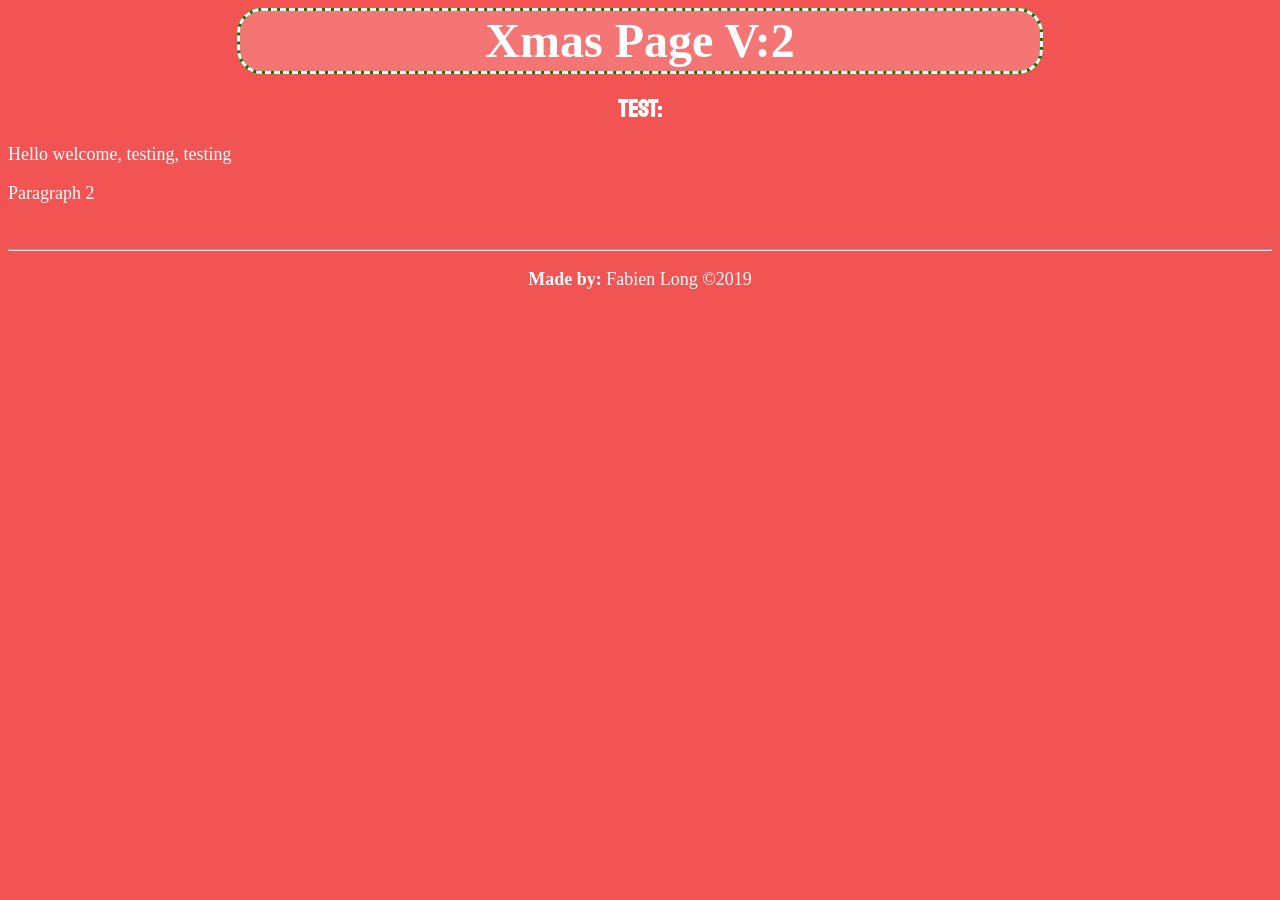
<file: christmas/index.html>
<!DOCTYPE html>
<title>Xmas</title>
<meta name="viewport" content="width=device-width">
<meta charset="utf-8"/>
<link rel="icon"  type="Christmas!" href="Christmas-Favicon.ico">
<link href="https://fonts.googleapis.com/css?family=Mountains+of+Christmas|Staatliches" rel="stylesheet">
<link rel="stylesheet" text="text/css" href="christmas.css">
<head>
<h1>Xmas Page V:2</h1>
</head>

<body>
<h2>Test:</h2>
<p>Hello welcome, testing, testing</p>
<p>Paragraph 2</p>
<br>
</body>




<footer>
<hr>
  <p style="text-align:center;"><strong>Made by:</strong> Fabien Long ©2019</p>
</footer>
</file>
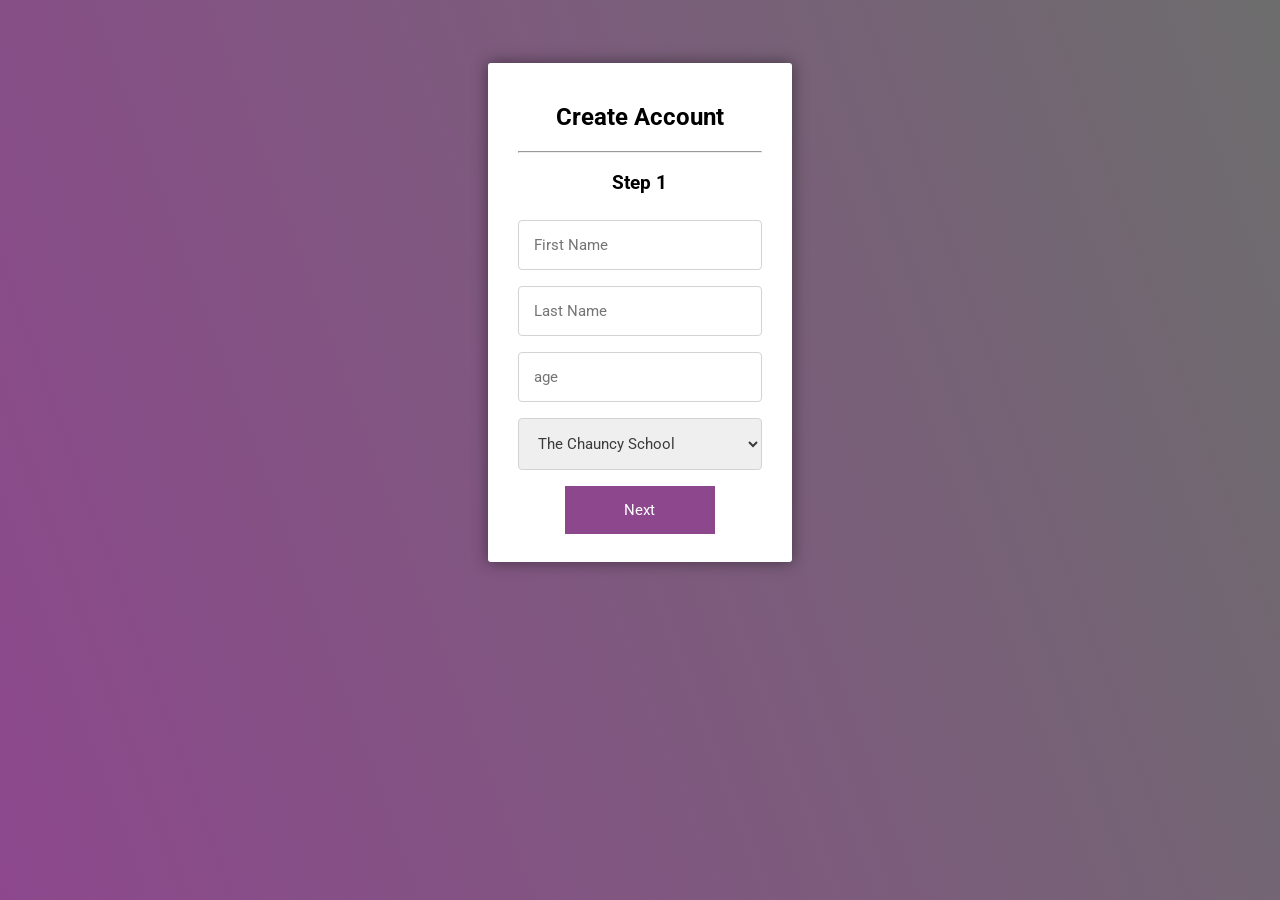
<file: Forms/index.html>
<!DOCTYPE html>
<head>
<title>Account | info</title>
<meta charset="utf-8"/>
<meta name="viewport" content="width=device-width, initial-scale=1.0">
<meta name="description" content="Forms">
<meta name="keywords" content="Forms, CSS, HTML, test, information">
<meta name="author" content="Fab Long">
<link href="https://fonts.googleapis.com/css?family=Lato|Raleway" rel="stylesheet"> 
<link href="https://fonts.googleapis.com/icon?family=Material+Icons" rel="stylesheet">
<link rel="stylesheet" text="text/css" href="forms.css">

<link href="https://fonts.googleapis.com/css?family=Roboto" rel="stylesheet"> 
<!-- <link rel="icon"  type="img/ico" href="favicon.ico"> -->
</head>

<body>

<div>
    <form action="#process_page.php" method="POST"> <!-- Change details and process input using PHP + MySQL tutorial  and do method="POST" for secure login in URL-->

    <fieldset>
    <h2>Create Account</h2>
    <hr>
    <h3>Step 1</h3>

      <input id="fname" type="text" name="firstname" placeholder="First Name">

      <input id="lname" type="text" name="lastname" placeholder="Last Name">
    
      <input id="age" type="number" name="age" placeholder="age">
      
      <select class="choice" id="school" name="school">
      <option value="chauncy">The Chauncy School</option>
      <option value="other_school">I attend a different school</option>
      <option value="other">Other</option>
      </select>
      <input id="next" class="next" type="submit" value="Next">

    </fieldset>

    
    </form>
</div>



</body>

<footer>




</footer>
</file>
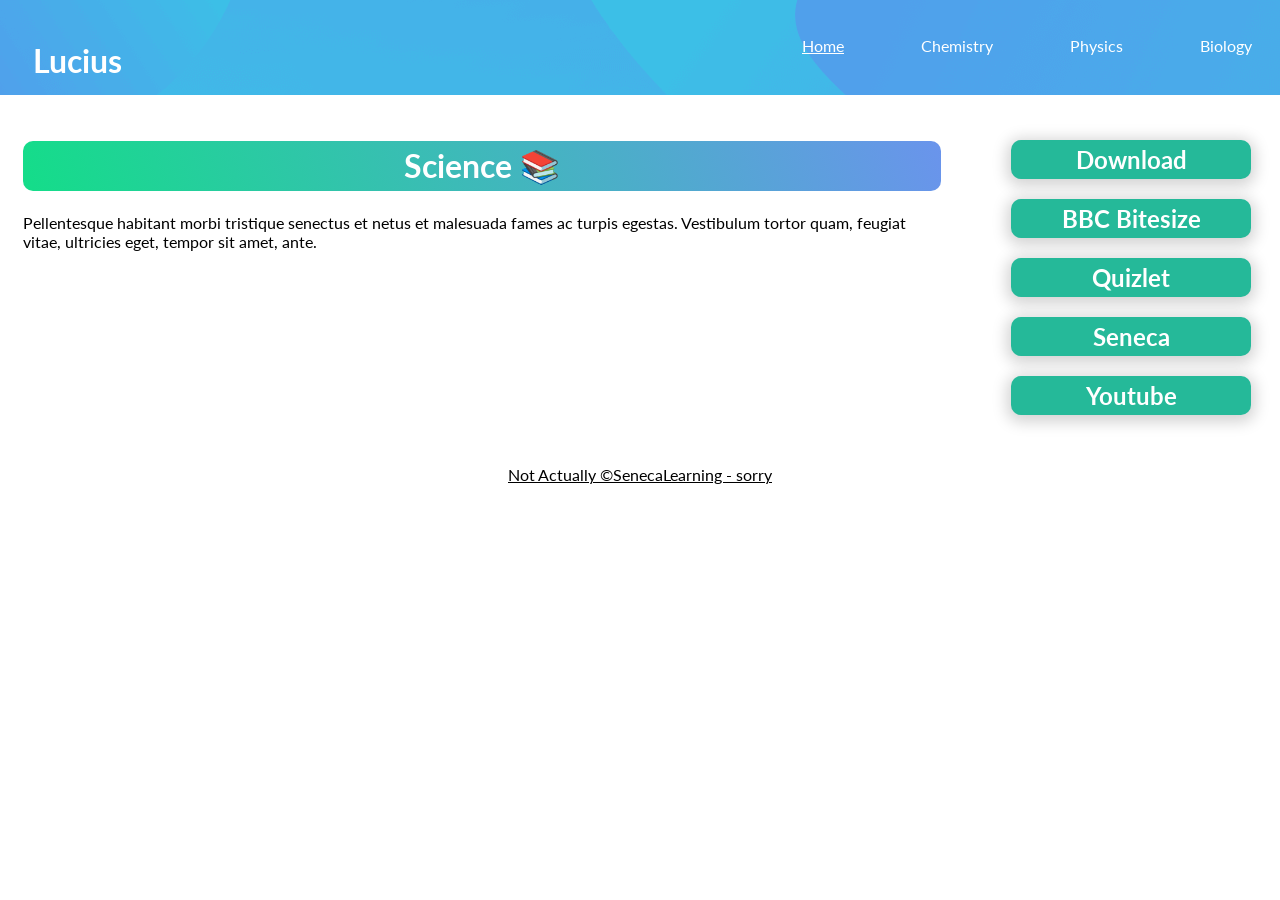
<file: Grid/index.html>
<!DOCTYPE html>

<head>
<title>Lucius - Learn Faster</title>
<meta charset="utf-8"/>
<meta name="viewport" content="width=device-width, initial-scale=1.0">
<meta name="description" content="Revision">
<meta name="keywords" content="Grid, CSS, HTML">
<meta name="author" content="Fab Long">
<link href="https://fonts.googleapis.com/css?family=Lato" rel="stylesheet"> 
<link rel="stylesheet" text="text/css" href="grid.css">

<!-- <link rel="icon"  type="img/ico" href="favicon.ico"> -->
</head>

<body>
<!-- Note: 
                Left::Middle::Right   (number of columns)
    Desktop:          3::6::3
    Tablets:        3::9::Display below both sections
-->

<ul style="list-style-type: none;">
    <li class="topmenu"><a href="http://fablong.github.io/science/biology.html">Biology</a></li>
    <li class="topmenu"><a href="http://fablong.github.io/science/physics.html">Physics</a></li>
    <li class="topmenu"><a href="http://fablong.github.io/science/chemistry.html">Chemistry</a></li>   
    <li class="topmenu"><a class="active" href="http://fablong.github.io/science/home.html">Home</a></li>
</ul>

<div class="header"><h1 style="margin: inherit;">Lucius</h1></div>

<div class="row">

    <div class="col-3 col-s-3 hidedesktop">
            <ol class="menu" >                <!-- Make a good looking menu-->
                <li><a class="button active" href="http://fablong.github.io/science/home.html"><h2>Home</h2></a></li>
                <li><a class="button" href="http://fablong.github.io/science/chemistry.html"><h2>Chemistry</h2></a></li>
                <li><a class="button" href="http://fablong.github.io/science/physics.html"><h2>Physics</h2></a></li>
                <li><a class="button" href="http://fablong.github.io/science/biology.html"><h2>Biology</h2></a></li>
            </ol>
    </div>

    <div class="col-9 col-s-9">
        <h1 class="topic">Science 📚</h1>
        <p>Pellentesque habitant morbi tristique senectus et netus et malesuada fames ac turpis egestas. 
            Vestibulum tortor quam, feugiat vitae, ultricies eget, tempor sit amet, ante. 
        </p>
        <!--insert an Image Gallery -->
    </div>

    <div class="col-3 col-s-12">
        <ul style="list-style-type: none;">
            <li><h2><a class="link" href="https://google.com" target="_blank">Download</a></h2></li>
            <li><h2><a class="link" href="https://google.com" target="_blank">BBC Bitesize</a></h2></li>
            <li><h2><a class="link" href="https://google.com" target="_blank">Quizlet</a></h2></li>
            <li><h2><a class="link" href="https://google.com" target="_blank">Seneca</a></h2></li>
            <li><h2><a class="link" href="https://google.com" target="_blank">Youtube</a></h2></li>
        </ul>
    </div>

</div>




</body>

<footer>

<div>
    <p style="text-align: center;"><u>Not Actually ©SenecaLearning - sorry</u></p> <!-- create footer class that is appealing-->
</div>
</footer>
</file>
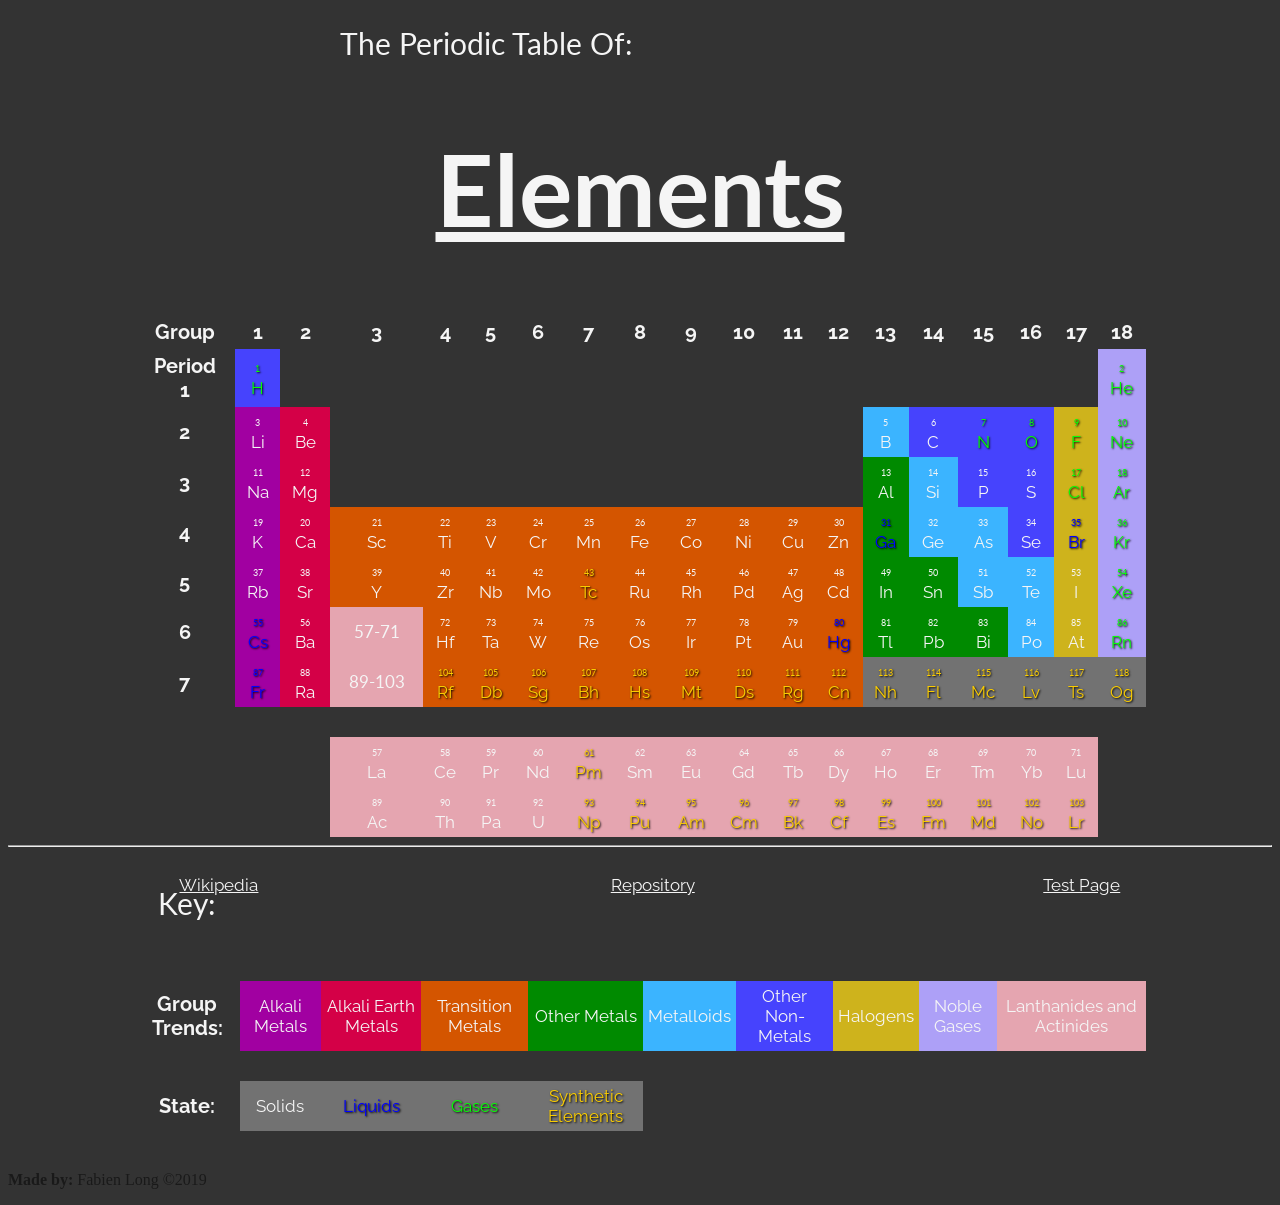
<file: Periodic-Table/index.html>
<!DOCTYPE html>

<head>
<title>Periodic Table</title>
<meta charset="utf-8"/>
<meta name="viewport" content="width=device-width, initial-scale=1.0">
<meta name="description" content="Periodic Table">
<meta name="keywords" content="PeriodicTable, CSS, HTML, Elements, States">
<meta name="author" content="Fab Long">
<link href="https://fonts.googleapis.com/css?family=Lato|Raleway" rel="stylesheet"> 
<link href="https://fonts.googleapis.com/icon?family=Material+Icons" rel="stylesheet">
<link rel="stylesheet" text="text/css" href="main.css">

<!-- <link rel="icon"  type="img/ico" href="favicon.ico"> -->
</head>

<body>
<div id="container"><h2>The Periodic Table Of:</h2></div> <!-- Align Left in Center -->

<h1>Elements</h1>

<table style="width: 80%; margin: auto">
    <tbody>
        <tr>
            <th>Group</th>
            <th>1</th>
            <th>2</th>
            <th>3</th>
            <th>4</th>
            <th>5</th>
            <th>6</th>
            <th>7</th>
            <th>8</th>
            <th>9</th>
            <th>10</th>
            <th>11</th>
            <th>12</th>
            <th>13</th>
            <th>14</th>
            <th>15</th>
            <th>16</th>
            <th>17</th>
            <th>18</th>
        </tr>
        <tr>
            <th>Period<br>1</th>
            <td class="other_non_metals"><a class="gas" href="https://en.wikipedia.org/wiki/Hydrogen" title="Hydrogen"><sup>1</sup><br>H</a> </td>
            <td colspan="16" rowspan="1">&nbsp;</td>
            <td class="nobles"><a class="gas" href="https://en.wikipedia.org/wiki/Helium" title="Helium"><sup>2</sup><br>He</a> </td>
        </tr>
        
        <tr>
            <th>2</th>
            <td class="alkali"><a href="https://en.wikipedia.org/wiki/Lithium" title="Lithium"><sup>3</sup><br>Li</a> </td>
            <td class="alkali_earth"><a href="https://en.wikipedia.org/wiki/Beryllium" title="Beryllium"><sup>4</sup><br>Be</a> </td>
            <td colspan="10" rowspan="2">&nbsp;</td>
            <td class="metalloids"><a href="https://en.wikipedia.org/wiki/Boron" title="Boron"><sup>5</sup><br>B</a> </td>
            <td class="other_non_metals"><a href="https://en.wikipedia.org/wiki/Carbon" title="Carbon"><sup>6</sup><br>C</a> </td>
            <td class="other_non_metals"><a class="gas" href="https://en.wikipedia.org/wiki/Nitrogen" title="Nitrogen"><sup>7</sup><br>N</a> </td>
            <td class="other_non_metals"><a class="gas" href="https://en.wikipedia.org/wiki/Oxygen" title="Oxygen"><sup>8</sup><br>O</a> </td>
            <td class="halogens"><a class="gas" href="https://en.wikipedia.org/wiki/Fluorine" title="Fluorine"><sup>9</sup><br>F</a> </td>
            <td class="nobles"><a class="gas" href="https://en.wikipedia.org/wiki/Neon" title="Neon"><sup>10</sup><br>Ne</a> </td>
        </tr>
        <tr>
            <th>3</th>
            <td class="alkali"><a href="https://en.wikipedia.org/wiki/Sodium" title="Sodium"><sup>11</sup><br>Na</a> </td>
            <td class="alkali_earth"><a href="https://en.wikipedia.org/wiki/Magnesium" title="Magnesium"><sup>12</sup><br>Mg</a> </td>
            <td class="other_metals"><a href="https://en.wikipedia.org/wiki/Aluminium" title="Aluminium"><sup>13</sup><br>Al</a> </td>
            <td class="metalloids"><a href="https://en.wikipedia.org/wiki/Silicon" title="Silicon"><sup>14</sup><br>Si</a> </td>
            <td class="other_non_metals"><a href="https://en.wikipedia.org/wiki/Phosphorus" title="Phosphorus"><sup>15</sup><br>P</a> </td>
            <td class="other_non_metals"><a href="https://en.wikipedia.org/wiki/Sulfur" title="Sulfur"><sup>16</sup><br>S</a></td>
            <td class="halogens"><a class="gas" href="https://en.wikipedia.org/wiki/Chlorine" title="Chlorine"><sup>17</sup><br>Cl</a> </td>
            <td class="nobles"><a class="gas" href="https://en.wikipedia.org/wiki/Argon" title="Argon"><sup>18</sup><br>Ar</a> </td>
        </tr>
        <tr>
            <th>4</th>
            <td class="alkali"><a href="https://en.wikipedia.org/wiki/Potassium" title="Potassium"><sup>19</sup><br>K</a> </td>
            <td class="alkali_earth"><a href="https://en.wikipedia.org/wiki/Calcium" title="Calcium"><sup>20</sup><br>Ca</a> </td>
            <td class="transition"><a href="https://en.wikipedia.org/wiki/Scandium" title="Scandium"><sup>21</sup><br>Sc</a> </td>
            <td class="transition"><a href="https://en.wikipedia.org/wiki/Titanium" title="Titanium"><sup>22</sup><br>Ti</a> </td>
            <td class="transition"><a href="https://en.wikipedia.org/wiki/Vanadium" title="Vanadium"><sup>23</sup><br>V</a> </td>
            <td class="transition"><a href="https://en.wikipedia.org/wiki/Chromium" title="Chromium"><sup>24</sup><br>Cr</a> </td>
            <td class="transition"><a href="https://en.wikipedia.org/wiki/Manganese" title="Manganese"><sup>25</sup><br>Mn</a> </td>
            <td class="transition"><a href="https://en.wikipedia.org/wiki/Iron" title="Iron"><sup>26</sup><br>Fe</a> </td>
            <td class="transition"><a href="https://en.wikipedia.org/wiki/Cobalt" title="Cobalt"><sup>27</sup><br>Co</a> </td>
            <td class="transition"><a href="https://en.wikipedia.org/wiki/Nickel" title="Nickel"><sup>28</sup><br>Ni</a> </td>
            <td class="transition"><a href="https://en.wikipedia.org/wiki/Copper" title="Copper"><sup>29</sup><br>Cu</a> </td>
            <td class="transition"><a href="https://en.wikipedia.org/wiki/Zinc" title="Zinc"><sup>30</sup><br>Zn</a> </td>
            <td class="other_metals"><a class="liquid" href="https://en.wikipedia.org/wiki/Gallium" title="Gallium"><sup>31</sup><br>Ga</a> </td>
            <td class="metalloids"><a href="https://en.wikipedia.org/wiki/Germanium" title="Germanium"><sup>32</sup><br>Ge</a> </td>
            <td class="metalloids"><a href="https://en.wikipedia.org/wiki/Arsenic" title="Arsenic"><sup>33</sup><br>As</a> </td>
            <td class="other_non_metals"><a href="https://en.wikipedia.org/wiki/Selenium" title="Selenium"><sup>34</sup><br>Se</a> </td>
            <td class="halogens"><a class="liquid" href="https://en.wikipedia.org/wiki/Bromine" title="Bromine"><sup>35</sup><br>Br</a> </td>
            <td class="nobles"><a class="gas" href="https://en.wikipedia.org/wiki/Krypton" title="Krypton"><sup>36</sup><br>Kr</a> </td>
        </tr>
        <tr>
            <th>5</th>
            <td class="alkali"><a href="https://en.wikipedia.org/wiki/Rubidium" title="Rubidium"><sup>37</sup><br>Rb</a> </td>
            <td class="alkali_earth"><a href="https://en.wikipedia.org/wiki/Strontium" title="Strontium"><sup>38</sup><br>Sr</a> </td>
            <td class="transition"><a href="https://en.wikipedia.org/wiki/Yttrium" title="Yttrium"><sup>39</sup><br>Y</a> </td>
            <td class="transition"><a href="https://en.wikipedia.org/wiki/Zirconium" title="Zirconium"><sup>40</sup><br>Zr</a></td>
            <td class="transition"><a href="https://en.wikipedia.org/wiki/Niobium" title="Niobium"><sup>41</sup><br>Nb</a> </td>
            <td class="transition"><a href="https://en.wikipedia.org/wiki/Molybdenum" title="Molybdenum"><sup>42</sup><br>Mo</a> </td>
            <td class="transition"><a class="synthetic" href="https://en.wikipedia.org/wiki/Technetium" title="Technetium"><sup>43</sup><br>Tc</a> </td>
            <td class="transition"><a href="https://en.wikipedia.org/wiki/Ruthenium" title="Ruthenium"><sup>44</sup><br>Ru</a> </td>
            <td class="transition"><a href="https://en.wikipedia.org/wiki/Rhodium" title="Rhodium"><sup>45</sup><br>Rh</a> </td>
            <td class="transition"><a href="https://en.wikipedia.org/wiki/Palladium" title="Palladium"><sup>46</sup><br>Pd</a> </td>
            <td class="transition"><a href="https://en.wikipedia.org/wiki/Silver" title="Silver"><sup>47</sup><br>Ag</a> </td>
            <td class="transition"><a href="https://en.wikipedia.org/wiki/Cadmium" title="Cadmium"><sup>48</sup><br>Cd</a> </td>
            <td class="other_metals"><a href="https://en.wikipedia.org/wiki/Indium" title="Indium"><sup>49</sup><br>In</a> </td>
            <td class="other_metals"><a href="https://en.wikipedia.org/wiki/Tin" title="Tin"><sup>50</sup><br>Sn</a> </td>
            <td class="metalloids"><a href="https://en.wikipedia.org/wiki/Antimony" title="Antimony"><sup>51</sup><br>Sb</a> </td>
            <td class="metalloids"><a href="https://en.wikipedia.org/wiki/Tellurium" title="Tellurium"><sup>52</sup><br>Te</a> </td>
            <td class="halogens"><a href="https://en.wikipedia.org/wiki/Iodine" title="Iodine"><sup>53</sup><br>I</a> </td>
            <td class="nobles"><a class="gas" href="https://en.wikipedia.org/wiki/Xenon" title="Xenon"><sup>54</sup><br>Xe</a> </td>
        </tr>
        <tr>
            <th>6</th>
            <td class="alkali"><a class="liquid" href="https://en.wikipedia.org/wiki/Cesium" title="Cesium "><sup>55</sup><br>Cs</a> </td>
            <td class="alkali_earth"><a href="https://en.wikipedia.org/wiki/Barium" title="Barium "><sup>56</sup><br>Ba</a> </td>
            <td class="lanthanides_and_actinides" style="font-family: 'Lato', sans-serif;"><a href="" title="">57-71</a> </td>
            <td class="transition"><a href="https://en.wikipedia.org/wiki/Hafnium" title="Hafnium "><sup>72</sup><br>Hf</a> </td>
            <td class="transition"><a href="https://en.wikipedia.org/wiki/Tantalum" title="Tantalum "><sup>73</sup><br>Ta</a> </td>
            <td class="transition"><a href="https://en.wikipedia.org/wiki/Tungsten" title="Tungsten "><sup>74</sup><br>W</a> </td>
            <td class="transition"><a href="https://en.wikipedia.org/wiki/Rhenium" title="Rhenium "><sup>75</sup><br>Re</a> </td>
            <td class="transition"><a href="https://en.wikipedia.org/wiki/Osmium" title="Osmium "><sup>76</sup><br>Os</a> </td>
            <td class="transition"><a href="https://en.wikipedia.org/wiki/Iridium" title="Iridium "><sup>77</sup><br>Ir</a> </td>
            <td class="transition"><a href="https://en.wikipedia.org/wiki/Platinum" title="Platinum "><sup>78</sup><br>Pt</a> </td>
            <td class="transition"><a href="https://en.wikipedia.org/wiki/Gold" title="Gold "><sup>79</sup><br>Au</a> </td>
            <td class="transition"><a class="liquid" href="https://en.wikipedia.org/wiki/Mercury" title="Mercury "><sup>80</sup><br>Hg</a> </td>
            <td class="other_metals"><a href="https://en.wikipedia.org/wiki/Thallium" title="Thallium "><sup>81</sup><br>Tl</a> </td>
            <td class="other_metals"><a href="https://en.wikipedia.org/wiki/Lead" title="Lead "><sup>82</sup><br>Pb</a> </td>
            <td class="other_metals"><a href="https://en.wikipedia.org/wiki/Bismuth" title="Bismuth "><sup>83</sup><br>Bi</a> </td>
            <td class="metalloids"><a href="https://en.wikipedia.org/wiki/Polonium" title="Polonium "><sup>84</sup><br>Po</a> </td>
            <td class="halogens"><a href="https://en.wikipedia.org/wiki/Astatine" title="Astatine "><sup>85</sup><br>At</a> </td>
            <td class="nobles"><a class="gas" href="https://en.wikipedia.org/wiki/Radon" title="Radon "><sup>86</sup><br>Rn</a> </td>
        </tr>
        <tr>
            <th>7</th>
            <td class="alkali"><a class="liquid" href="https://en.wikipedia.org/wiki/Francium" title="Francium "><sup>87</sup><br>Fr</a> </td>
            <td class="alkali_earth"><a href="https://en.wikipedia.org/wiki/Radium" title="Radium "><sup>88</sup><br>Ra</a> </td>
            <td class="lanthanides_and_actinides" style="font-family: 'Lato', sans-serif;"><a href="" title="">89-103</a></td>
            <td class="transition"><a class="synthetic"href="https://en.wikipedia.org/wiki/Rutherfordium" title="Rutherfordium "><sup>104</sup><br>Rf</a> </td>
            <td class="transition"><a class="synthetic"href="https://en.wikipedia.org/wiki/Dubnium" title="Dubnium "><sup>105</sup><br>Db</a> </td>
            <td class="transition"><a class="synthetic" href="https://en.wikipedia.org/wiki/Seaborgium" title="Seaborgium "><sup>106</sup><br>Sg</a> </td>
            <td class="transition"><a class="synthetic" href="https://en.wikipedia.org/wiki/Bohrium" title="Bohrium "><sup>107</sup><br>Bh</a> </td>
            <td class="transition"><a class="synthetic" href="https://en.wikipedia.org/wiki/Hassium" title="Hassium "><sup>108</sup><br>Hs</a> </td>
            <td class="transition"><a class="synthetic" href="https://en.wikipedia.org/wiki/Meitnerium" title="Meitnerium "><sup>109</sup><br>Mt</a> </td>
            <td class="transition"><a class="synthetic" href="https://en.wikipedia.org/wiki/Darmstadtium" title="Darmstadtium "><sup>110</sup><br>Ds</a> </td>
            <td class="transition"><a class="synthetic" href="https://en.wikipedia.org/wiki/Roentgenium" title="Roentgenium "><sup>111</sup><br>Rg</a> </td>
            <td class="transition"><a class="synthetic" href="https://en.wikipedia.org/wiki/Copernicium" title="Copernicium "><sup>112</sup><br>Cn</a> </td>
            <td class="unknown"><a class="synthetic" href="https://en.wikipedia.org/wiki/Nihonium" title="Nihonium"><sup>113</sup><br>Nh</a> </td>
            <td class="unknown"><a class="synthetic" href="https://en.wikipedia.org/wiki/Flerovium" title="Flerovium"><sup>114</sup><br>Fl</a> </td>
            <td class="unknown"><a class="synthetic" href="https://en.wikipedia.org/wiki/Moscovium" title="Moscovium"><sup>115</sup><br>Mc</a> </td>
            <td class="unknown"><a class="synthetic" href="https://en.wikipedia.org/wiki/Livermorium" title="Livermorium"><sup>116</sup><br>Lv</a> </td>
            <td class="unknown"><a class="synthetic" href="https://en.wikipedia.org/wiki/Tennessine" title="Tennessine"><sup>117</sup><br>Ts</a> </td>
            <td class="unknown"><a class="synthetic" href="https://en.wikipedia.org/wiki/Oganesson" title="Oganesson"><sup>118</sup><br>Og</a> </td>
        </tr>
        <tr>
            <td colspan="19">&nbsp;</td>
        </tr>
        <tr>
            <td colspan="3">&nbsp;</td>
            <td class="lanthanides_and_actinides"><a href="https://en.wikipedia.org/wiki/Lanthanum" title="Lanthanum "><sup>57</sup><br>La</a> </td>
            <td class="lanthanides_and_actinides"><a href="https://en.wikipedia.org/wiki/Cerium" title="Cerium "><sup>58</sup><br>Ce</a> </td>
            <td class="lanthanides_and_actinides"><a href="https://en.wikipedia.org/wiki/Praseodymium" title="Praseodymium "><sup>59</sup><br>Pr</a> </td>
            <td class="lanthanides_and_actinides"><a href="https://en.wikipedia.org/wiki/Neodymium" title="Neodymium "><sup>60</sup><br>Nd</a> </td>
            <td class="lanthanides_and_actinides"><a  class="synthetic"href="https://en.wikipedia.org/wiki/Promethium" title="Promethium "><sup>61</sup><br>Pm</a> </td>
            <td class="lanthanides_and_actinides"><a href="https://en.wikipedia.org/wiki/Samarium" title="Samarium "><sup>62</sup><br>Sm</a> </td>
            <td class="lanthanides_and_actinides"><a href="https://en.wikipedia.org/wiki/Europium" title="Europium "><sup>63</sup><br>Eu</a> </td>
            <td class="lanthanides_and_actinides"><a href="https://en.wikipedia.org/wiki/Gadolinium" title="Gadolinium "><sup>64</sup><br>Gd</a> </td>
            <td class="lanthanides_and_actinides"><a href="https://en.wikipedia.org/wiki/Terbium" title="Terbium "><sup>65</sup><br>Tb</a> </td>
            <td class="lanthanides_and_actinides"><a href="https://en.wikipedia.org/wiki/Dysprosium" title="Dysprosium "><sup>66</sup><br>Dy</a> </td>
            <td class="lanthanides_and_actinides"><a href="https://en.wikipedia.org/wiki/Holmium" title="Holmium "><sup>67</sup><br>Ho</a> </td>
            <td class="lanthanides_and_actinides"><a href="https://en.wikipedia.org/wiki/Erbium" title="Erbium "><sup>68</sup><br>Er</a> </td>
            <td class="lanthanides_and_actinides"><a href="https://en.wikipedia.org/wiki/Thulium" title="Thulium "><sup>69</sup><br>Tm</a> </td>
            <td class="lanthanides_and_actinides"><a href="https://en.wikipedia.org/wiki/Ytterbium" title="Ytterbium "><sup>70</sup><br>Yb</a> </td>
            <td class="lanthanides_and_actinides"><a href="https://en.wikipedia.org/wiki/Lutetium" title="Lutetium "><sup>71</sup><br>Lu</a> </td>
            <td colspan="1">&nbsp;</td>
        </tr>
        <tr>
            <td colspan="3">&nbsp;</td>
            <td class="lanthanides_and_actinides"><a href="https://en.wikipedia.org/wiki/actinium" title="actinium "><sup>89</sup><br>Ac</a> </td>
            <td class="lanthanides_and_actinides"><a href="https://en.wikipedia.org/wiki/thorium" title="thorium "><sup>90</sup><br>Th</a> </td>
            <td class="lanthanides_and_actinides"><a href="https://en.wikipedia.org/wiki/protactinium" title="protactinium "><sup>91</sup><br>Pa</a> </td>
            <td class="lanthanides_and_actinides"><a href="https://en.wikipedia.org/wiki/uranium" title="uranium "><sup>92</sup><br>U</a> </td>
            <td class="lanthanides_and_actinides"><a class="synthetic" href="https://en.wikipedia.org/wiki/neptunium" title="neptunium "><sup>93</sup><br>Np</a> </td>
            <td class="lanthanides_and_actinides"><a class="synthetic" href="https://en.wikipedia.org/wiki/plutonium" title="plutonium "><sup>94</sup><br>Pu</a> </td>
            <td class="lanthanides_and_actinides"><a class="synthetic" href="https://en.wikipedia.org/wiki/americium" title="americium "><sup>95</sup><br>Am</a> </td>
            <td class="lanthanides_and_actinides"><a class="synthetic" href="https://en.wikipedia.org/wiki/curium" title="curium "><sup>96</sup><br>Cm</a> </td>
            <td class="lanthanides_and_actinides"><a class="synthetic" href="https://en.wikipedia.org/wiki/berkelium" title="berkelium "><sup>97</sup><br>Bk</a> </td>
            <td class="lanthanides_and_actinides"><a class="synthetic" href="https://en.wikipedia.org/wiki/californium" title="californium "><sup>98</sup><br>Cf</a> </td>
            <td class="lanthanides_and_actinides"><a class="synthetic" href="https://en.wikipedia.org/wiki/einsteinium" title="einsteinium "><sup>99</sup><br>Es</a> </td>
            <td class="lanthanides_and_actinides"><a class="synthetic" href="https://en.wikipedia.org/wiki/fermium" title="fermium "><sup>100</sup><br>Fm</a> </td>
            <td class="lanthanides_and_actinides"><a class="synthetic" href="https://en.wikipedia.org/wiki/mendelevium" title="mendelevium "><sup>101</sup><br>Md</a> </td>
            <td class="lanthanides_and_actinides"><a class="synthetic" href="https://en.wikipedia.org/wiki/nobelium" title="nobelium "><sup>102</sup><br>No</a> </td>
            <td class="lanthanides_and_actinides"><a class="synthetic" href="https://en.wikipedia.org/wiki/lawrencium" title="lawrencium "><sup>103</sup><br>Lr</a> </td>
            <td colspan="1">&nbsp;</td>
        </tr>
    </tbody>
</table>

<hr>

<table style="width: 80%; margin: auto">
    <tbody>
        <tr>
            <th><h2>Key:</h2></th>
        </tr>
        <tr>
            <td colspan="10" rowspan="1">&nbsp;</td>
        </tr>
        <tr>
            <th>Group Trends:</th>
            <td class="alkali"><a href="https://en.wikipedia.org/wiki/Alkali_metal" title="Alkali Metals">Alkali Metals</a> </td>
            <td class="alkali_earth"><a href="https://en.wikipedia.org/wiki/Alkaline_earth_metal" title="Alkali Earth Metals">Alkali Earth Metals</a> </td>
            <td class="transition"><a href="https://en.wikipedia.org/wiki/Transition_metal" title="Transition Metals">Transition Metals</a> </td>
            <td class="other_metals"><a href="https://en.wikipedia.org/wiki/Post-transition_metal" title="Other Metals">Other Metals</a> </td>
            <td class="metalloids"><a href="https://en.wikipedia.org/wiki/Metalloid" title="Metalloids">Metalloids</a> </td>
            <td class="other_non_metals"><a href="https://en.wikipedia.org/wiki/Nonmetal#Reactive_nonmetal" title="Other Non-Metals">Other Non-Metals</a> </td>
            <td class="halogens"><a href="https://en.wikipedia.org/wiki/Halogen" title="Halogens">Halogens</a> </td>
            <td class="nobles"><a href="https://en.wikipedia.org/wiki/Noble_gas" title="Noble Gases">Noble Gases</a> </td>
            <td class="lanthanides_and_actinides"><a href="https://en.wikipedia.org/wiki/Periodic_table#Lanthanides_and_actinides" title="Lanthanides and Actinides">Lanthanides and Actinides</a> </td>
        </tr>
        <tr>
            <td colspan="1">&nbsp;</td>
        </tr>
        <tr>
            <th>State:</th>
            <td class="unknown"><a href="https://en.wikipedia.org/wiki/Solid" title="Solids">Solids</a> </td>
            <td class="unknown"><a class="liquid" href="https://en.wikipedia.org/wiki/Liquid" title="Liquids">Liquids</a> </td>
            <td class="unknown"><a class="gas" href="https://en.wikipedia.org/wiki/Gas" title="Gases">Gases</a> </td>
            <td class="unknown"><a class="synthetic" href="https://en.wikipedia.org/wiki/Synthetic_element" title="Synthetic Elements">Synthetic Elements</a> </td>
        </tr>
    </tbody>
</table>

</body>

<footer>

<table style="width: 100%; margin: auto; background: inherit; position: fixed; bottom: 0;">
    <tbody>
        <td><a href="https://en.wikipedia.org/wiki/Periodic_table" target="_blank"><u>Wikipedia</u></a></td>
        <td><a href="https://github.com/FabLong/FabLong.github.io" target="_blank"><u>Repository</u></a></td>
        <td><a href="https://FabLong.github.io/TestPage" target="_blank"><u>Test Page</u></a></td>
    </tbody>
</table>

<p style="text-align:justify; color: rgba(0, 0, 0, 0.5)" ><strong>Made by:</strong> Fabien Long ©2019</p>
</footer>
</file>
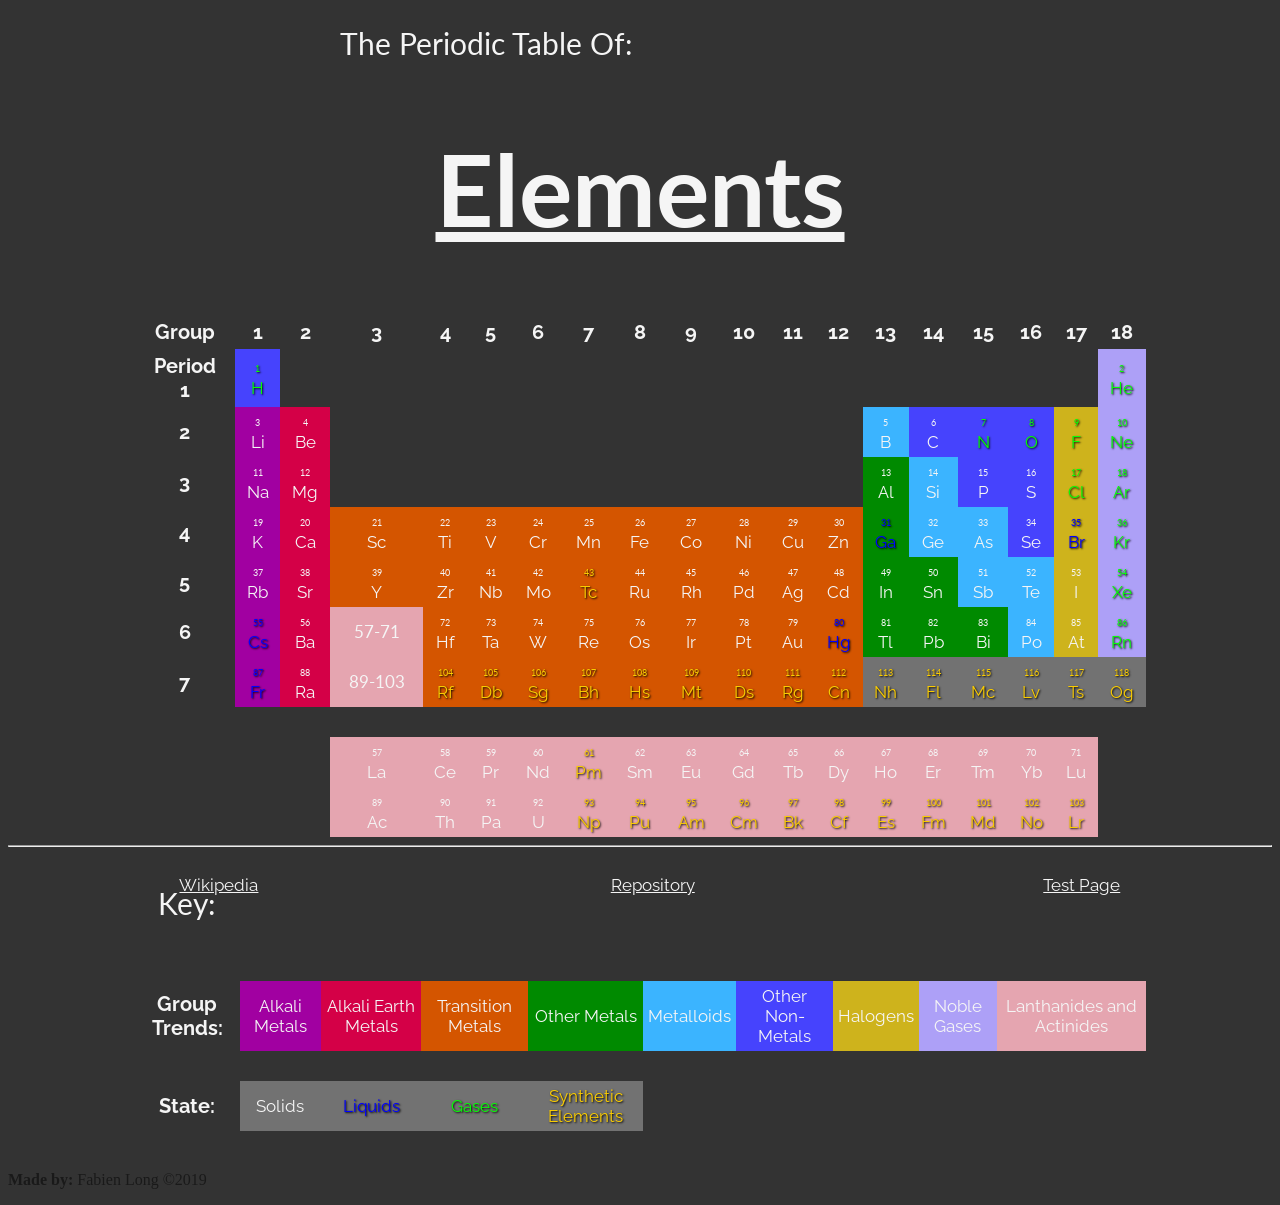
<file: PeriodicTable/index.html>
<!DOCTYPE html>

<head>
<title>Periodic Table</title>
<meta charset="utf-8"/>
<meta name="viewport" content="width=device-width, initial-scale=1.0">
<meta name="description" content="Periodic Table">
<meta name="keywords" content="PeriodicTable, CSS, HTML, Elements, States">
<meta name="author" content="Fab Long">
<link href="https://fonts.googleapis.com/css?family=Lato|Raleway" rel="stylesheet"> 
<link href="https://fonts.googleapis.com/icon?family=Material+Icons" rel="stylesheet">
<link rel="stylesheet" text="text/css" href="main.css">

<script language=javascript> /* Redirect for iPhone and iPod */
if ((navigator.userAgent.match(/iPhone/i)) || (navigator.userAgent.match(/iPod/i))) {
 location.replace("\index.mobile.html");
}</script>
       
<script type="text/javascript"> /* Redirect for small devices */
if (screen.width <= 699) {
 document.location = "\index.mobile.html";
}</script>



<!-- <link rel="icon"  type="img/ico" href="favicon.ico"> -->
</head>

<body>
<div id="container"><h2>The Periodic Table Of:</h2></div> <!-- Align Left in Center -->
<h1>Elements</h1>

<table style="width: 80%; margin: auto">
    <tbody>
        <tr>
            <th>Group</th>
            <th>1</th>
            <th>2</th>
            <th>3</th>
            <th>4</th>
            <th>5</th>
            <th>6</th>
            <th>7</th>
            <th>8</th>
            <th>9</th>
            <th>10</th>
            <th>11</th>
            <th>12</th>
            <th>13</th>
            <th>14</th>
            <th>15</th>
            <th>16</th>
            <th>17</th>
            <th>18</th>
        </tr>
        <tr>
            <th>Period<br>1</th>
            <td class="other_non_metals"><a class="gas" href="https://en.wikipedia.org/wiki/Hydrogen" title="Hydrogen"><sup>1</sup><br>H</a> </td>
            <td colspan="16" rowspan="1">&nbsp;</td>
            <td class="nobles"><a class="gas" href="https://en.wikipedia.org/wiki/Helium" title="Helium"><sup>2</sup><br>He</a> </td>
        </tr>
        
        <tr>
            <th>2</th>
            <td class="alkali"><a href="https://en.wikipedia.org/wiki/Lithium" title="Lithium"><sup>3</sup><br>Li</a> </td>
            <td class="alkali_earth"><a href="https://en.wikipedia.org/wiki/Beryllium" title="Beryllium"><sup>4</sup><br>Be</a> </td>
            <td colspan="10" rowspan="2">&nbsp;</td>
            <td class="metalloids"><a href="https://en.wikipedia.org/wiki/Boron" title="Boron"><sup>5</sup><br>B</a> </td>
            <td class="other_non_metals"><a href="https://en.wikipedia.org/wiki/Carbon" title="Carbon"><sup>6</sup><br>C</a> </td>
            <td class="other_non_metals"><a class="gas" href="https://en.wikipedia.org/wiki/Nitrogen" title="Nitrogen"><sup>7</sup><br>N</a> </td>
            <td class="other_non_metals"><a class="gas" href="https://en.wikipedia.org/wiki/Oxygen" title="Oxygen"><sup>8</sup><br>O</a> </td>
            <td class="halogens"><a class="gas" href="https://en.wikipedia.org/wiki/Fluorine" title="Fluorine"><sup>9</sup><br>F</a> </td>
            <td class="nobles"><a class="gas" href="https://en.wikipedia.org/wiki/Neon" title="Neon"><sup>10</sup><br>Ne</a> </td>
        </tr>
        <tr>
            <th>3</th>
            <td class="alkali"><a href="https://en.wikipedia.org/wiki/Sodium" title="Sodium"><sup>11</sup><br>Na</a> </td>
            <td class="alkali_earth"><a href="https://en.wikipedia.org/wiki/Magnesium" title="Magnesium"><sup>12</sup><br>Mg</a> </td>
            <td class="other_metals"><a href="https://en.wikipedia.org/wiki/Aluminium" title="Aluminium"><sup>13</sup><br>Al</a> </td>
            <td class="metalloids"><a href="https://en.wikipedia.org/wiki/Silicon" title="Silicon"><sup>14</sup><br>Si</a> </td>
            <td class="other_non_metals"><a href="https://en.wikipedia.org/wiki/Phosphorus" title="Phosphorus"><sup>15</sup><br>P</a> </td>
            <td class="other_non_metals"><a href="https://en.wikipedia.org/wiki/Sulfur" title="Sulfur"><sup>16</sup><br>S</a></td>
            <td class="halogens"><a class="gas" href="https://en.wikipedia.org/wiki/Chlorine" title="Chlorine"><sup>17</sup><br>Cl</a> </td>
            <td class="nobles"><a class="gas" href="https://en.wikipedia.org/wiki/Argon" title="Argon"><sup>18</sup><br>Ar</a> </td>
        </tr>
        <tr>
            <th>4</th>
            <td class="alkali"><a href="https://en.wikipedia.org/wiki/Potassium" title="Potassium"><sup>19</sup><br>K</a> </td>
            <td class="alkali_earth"><a href="https://en.wikipedia.org/wiki/Calcium" title="Calcium"><sup>20</sup><br>Ca</a> </td>
            <td class="transition"><a href="https://en.wikipedia.org/wiki/Scandium" title="Scandium"><sup>21</sup><br>Sc</a> </td>
            <td class="transition"><a href="https://en.wikipedia.org/wiki/Titanium" title="Titanium"><sup>22</sup><br>Ti</a> </td>
            <td class="transition"><a href="https://en.wikipedia.org/wiki/Vanadium" title="Vanadium"><sup>23</sup><br>V</a> </td>
            <td class="transition"><a href="https://en.wikipedia.org/wiki/Chromium" title="Chromium"><sup>24</sup><br>Cr</a> </td>
            <td class="transition"><a href="https://en.wikipedia.org/wiki/Manganese" title="Manganese"><sup>25</sup><br>Mn</a> </td>
            <td class="transition"><a href="https://en.wikipedia.org/wiki/Iron" title="Iron"><sup>26</sup><br>Fe</a> </td>
            <td class="transition"><a href="https://en.wikipedia.org/wiki/Cobalt" title="Cobalt"><sup>27</sup><br>Co</a> </td>
            <td class="transition"><a href="https://en.wikipedia.org/wiki/Nickel" title="Nickel"><sup>28</sup><br>Ni</a> </td>
            <td class="transition"><a href="https://en.wikipedia.org/wiki/Copper" title="Copper"><sup>29</sup><br>Cu</a> </td>
            <td class="transition"><a href="https://en.wikipedia.org/wiki/Zinc" title="Zinc"><sup>30</sup><br>Zn</a> </td>
            <td class="other_metals"><a class="liquid" href="https://en.wikipedia.org/wiki/Gallium" title="Gallium"><sup>31</sup><br>Ga</a> </td>
            <td class="metalloids"><a href="https://en.wikipedia.org/wiki/Germanium" title="Germanium"><sup>32</sup><br>Ge</a> </td>
            <td class="metalloids"><a href="https://en.wikipedia.org/wiki/Arsenic" title="Arsenic"><sup>33</sup><br>As</a> </td>
            <td class="other_non_metals"><a href="https://en.wikipedia.org/wiki/Selenium" title="Selenium"><sup>34</sup><br>Se</a> </td>
            <td class="halogens"><a class="liquid" href="https://en.wikipedia.org/wiki/Bromine" title="Bromine"><sup>35</sup><br>Br</a> </td>
            <td class="nobles"><a class="gas" href="https://en.wikipedia.org/wiki/Krypton" title="Krypton"><sup>36</sup><br>Kr</a> </td>
        </tr>
        <tr>
            <th>5</th>
            <td class="alkali"><a href="https://en.wikipedia.org/wiki/Rubidium" title="Rubidium"><sup>37</sup><br>Rb</a> </td>
            <td class="alkali_earth"><a href="https://en.wikipedia.org/wiki/Strontium" title="Strontium"><sup>38</sup><br>Sr</a> </td>
            <td class="transition"><a href="https://en.wikipedia.org/wiki/Yttrium" title="Yttrium"><sup>39</sup><br>Y</a> </td>
            <td class="transition"><a href="https://en.wikipedia.org/wiki/Zirconium" title="Zirconium"><sup>40</sup><br>Zr</a></td>
            <td class="transition"><a href="https://en.wikipedia.org/wiki/Niobium" title="Niobium"><sup>41</sup><br>Nb</a> </td>
            <td class="transition"><a href="https://en.wikipedia.org/wiki/Molybdenum" title="Molybdenum"><sup>42</sup><br>Mo</a> </td>
            <td class="transition"><a class="synthetic" href="https://en.wikipedia.org/wiki/Technetium" title="Technetium"><sup>43</sup><br>Tc</a> </td>
            <td class="transition"><a href="https://en.wikipedia.org/wiki/Ruthenium" title="Ruthenium"><sup>44</sup><br>Ru</a> </td>
            <td class="transition"><a href="https://en.wikipedia.org/wiki/Rhodium" title="Rhodium"><sup>45</sup><br>Rh</a> </td>
            <td class="transition"><a href="https://en.wikipedia.org/wiki/Palladium" title="Palladium"><sup>46</sup><br>Pd</a> </td>
            <td class="transition"><a href="https://en.wikipedia.org/wiki/Silver" title="Silver"><sup>47</sup><br>Ag</a> </td>
            <td class="transition"><a href="https://en.wikipedia.org/wiki/Cadmium" title="Cadmium"><sup>48</sup><br>Cd</a> </td>
            <td class="other_metals"><a href="https://en.wikipedia.org/wiki/Indium" title="Indium"><sup>49</sup><br>In</a> </td>
            <td class="other_metals"><a href="https://en.wikipedia.org/wiki/Tin" title="Tin"><sup>50</sup><br>Sn</a> </td>
            <td class="metalloids"><a href="https://en.wikipedia.org/wiki/Antimony" title="Antimony"><sup>51</sup><br>Sb</a> </td>
            <td class="metalloids"><a href="https://en.wikipedia.org/wiki/Tellurium" title="Tellurium"><sup>52</sup><br>Te</a> </td>
            <td class="halogens"><a href="https://en.wikipedia.org/wiki/Iodine" title="Iodine"><sup>53</sup><br>I</a> </td>
            <td class="nobles"><a class="gas" href="https://en.wikipedia.org/wiki/Xenon" title="Xenon"><sup>54</sup><br>Xe</a> </td>
        </tr>
        <tr>
            <th>6</th>
            <td class="alkali"><a class="liquid" href="https://en.wikipedia.org/wiki/Cesium" title="Cesium "><sup>55</sup><br>Cs</a> </td>
            <td class="alkali_earth"><a href="https://en.wikipedia.org/wiki/Barium" title="Barium "><sup>56</sup><br>Ba</a> </td>
            <td class="lanthanides_and_actinides" style="font-family: 'Lato', sans-serif;"><a href="" title="">57-71</a> </td>
            <td class="transition"><a href="https://en.wikipedia.org/wiki/Hafnium" title="Hafnium "><sup>72</sup><br>Hf</a> </td>
            <td class="transition"><a href="https://en.wikipedia.org/wiki/Tantalum" title="Tantalum "><sup>73</sup><br>Ta</a> </td>
            <td class="transition"><a href="https://en.wikipedia.org/wiki/Tungsten" title="Tungsten "><sup>74</sup><br>W</a> </td>
            <td class="transition"><a href="https://en.wikipedia.org/wiki/Rhenium" title="Rhenium "><sup>75</sup><br>Re</a> </td>
            <td class="transition"><a href="https://en.wikipedia.org/wiki/Osmium" title="Osmium "><sup>76</sup><br>Os</a> </td>
            <td class="transition"><a href="https://en.wikipedia.org/wiki/Iridium" title="Iridium "><sup>77</sup><br>Ir</a> </td>
            <td class="transition"><a href="https://en.wikipedia.org/wiki/Platinum" title="Platinum "><sup>78</sup><br>Pt</a> </td>
            <td class="transition"><a href="https://en.wikipedia.org/wiki/Gold" title="Gold "><sup>79</sup><br>Au</a> </td>
            <td class="transition"><a class="liquid" href="https://en.wikipedia.org/wiki/Mercury" title="Mercury "><sup>80</sup><br>Hg</a> </td>
            <td class="other_metals"><a href="https://en.wikipedia.org/wiki/Thallium" title="Thallium "><sup>81</sup><br>Tl</a> </td>
            <td class="other_metals"><a href="https://en.wikipedia.org/wiki/Lead" title="Lead "><sup>82</sup><br>Pb</a> </td>
            <td class="other_metals"><a href="https://en.wikipedia.org/wiki/Bismuth" title="Bismuth "><sup>83</sup><br>Bi</a> </td>
            <td class="metalloids"><a href="https://en.wikipedia.org/wiki/Polonium" title="Polonium "><sup>84</sup><br>Po</a> </td>
            <td class="halogens"><a href="https://en.wikipedia.org/wiki/Astatine" title="Astatine "><sup>85</sup><br>At</a> </td>
            <td class="nobles"><a class="gas" href="https://en.wikipedia.org/wiki/Radon" title="Radon "><sup>86</sup><br>Rn</a> </td>
        </tr>
        <tr>
            <th>7</th>
            <td class="alkali"><a class="liquid" href="https://en.wikipedia.org/wiki/Francium" title="Francium "><sup>87</sup><br>Fr</a> </td>
            <td class="alkali_earth"><a href="https://en.wikipedia.org/wiki/Radium" title="Radium "><sup>88</sup><br>Ra</a> </td>
            <td class="lanthanides_and_actinides" style="font-family: 'Lato', sans-serif;"><a href="" title="">89-103</a></td>
            <td class="transition"><a class="synthetic"href="https://en.wikipedia.org/wiki/Rutherfordium" title="Rutherfordium "><sup>104</sup><br>Rf</a> </td>
            <td class="transition"><a class="synthetic"href="https://en.wikipedia.org/wiki/Dubnium" title="Dubnium "><sup>105</sup><br>Db</a> </td>
            <td class="transition"><a class="synthetic" href="https://en.wikipedia.org/wiki/Seaborgium" title="Seaborgium "><sup>106</sup><br>Sg</a> </td>
            <td class="transition"><a class="synthetic" href="https://en.wikipedia.org/wiki/Bohrium" title="Bohrium "><sup>107</sup><br>Bh</a> </td>
            <td class="transition"><a class="synthetic" href="https://en.wikipedia.org/wiki/Hassium" title="Hassium "><sup>108</sup><br>Hs</a> </td>
            <td class="transition"><a class="synthetic" href="https://en.wikipedia.org/wiki/Meitnerium" title="Meitnerium "><sup>109</sup><br>Mt</a> </td>
            <td class="transition"><a class="synthetic" href="https://en.wikipedia.org/wiki/Darmstadtium" title="Darmstadtium "><sup>110</sup><br>Ds</a> </td>
            <td class="transition"><a class="synthetic" href="https://en.wikipedia.org/wiki/Roentgenium" title="Roentgenium "><sup>111</sup><br>Rg</a> </td>
            <td class="transition"><a class="synthetic" href="https://en.wikipedia.org/wiki/Copernicium" title="Copernicium "><sup>112</sup><br>Cn</a> </td>
            <td class="unknown"><a class="synthetic" href="https://en.wikipedia.org/wiki/Nihonium" title="Nihonium"><sup>113</sup><br>Nh</a> </td>
            <td class="unknown"><a class="synthetic" href="https://en.wikipedia.org/wiki/Flerovium" title="Flerovium"><sup>114</sup><br>Fl</a> </td>
            <td class="unknown"><a class="synthetic" href="https://en.wikipedia.org/wiki/Moscovium" title="Moscovium"><sup>115</sup><br>Mc</a> </td>
            <td class="unknown"><a class="synthetic" href="https://en.wikipedia.org/wiki/Livermorium" title="Livermorium"><sup>116</sup><br>Lv</a> </td>
            <td class="unknown"><a class="synthetic" href="https://en.wikipedia.org/wiki/Tennessine" title="Tennessine"><sup>117</sup><br>Ts</a> </td>
            <td class="unknown"><a class="synthetic" href="https://en.wikipedia.org/wiki/Oganesson" target="_blank" title="Oganesson"><sup>118</sup><br>Og</td>
        </tr>
        <tr>
            <td colspan="19">&nbsp;</td>
        </tr>
        <tr>
            <td colspan="3">&nbsp;</td>
            <td class="lanthanides_and_actinides"><a href="https://en.wikipedia.org/wiki/Lanthanum" title="Lanthanum "><sup>57</sup><br>La</a> </td>
            <td class="lanthanides_and_actinides"><a href="https://en.wikipedia.org/wiki/Cerium" title="Cerium "><sup>58</sup><br>Ce</a> </td>
            <td class="lanthanides_and_actinides"><a href="https://en.wikipedia.org/wiki/Praseodymium" title="Praseodymium "><sup>59</sup><br>Pr</a> </td>
            <td class="lanthanides_and_actinides"><a href="https://en.wikipedia.org/wiki/Neodymium" title="Neodymium "><sup>60</sup><br>Nd</a> </td>
            <td class="lanthanides_and_actinides"><a  class="synthetic"href="https://en.wikipedia.org/wiki/Promethium" title="Promethium "><sup>61</sup><br>Pm</a> </td>
            <td class="lanthanides_and_actinides"><a href="https://en.wikipedia.org/wiki/Samarium" title="Samarium "><sup>62</sup><br>Sm</a> </td>
            <td class="lanthanides_and_actinides"><a href="https://en.wikipedia.org/wiki/Europium" title="Europium "><sup>63</sup><br>Eu</a> </td>
            <td class="lanthanides_and_actinides"><a href="https://en.wikipedia.org/wiki/Gadolinium" title="Gadolinium "><sup>64</sup><br>Gd</a> </td>
            <td class="lanthanides_and_actinides"><a href="https://en.wikipedia.org/wiki/Terbium" title="Terbium "><sup>65</sup><br>Tb</a> </td>
            <td class="lanthanides_and_actinides"><a href="https://en.wikipedia.org/wiki/Dysprosium" title="Dysprosium "><sup>66</sup><br>Dy</a> </td>
            <td class="lanthanides_and_actinides"><a href="https://en.wikipedia.org/wiki/Holmium" title="Holmium "><sup>67</sup><br>Ho</a> </td>
            <td class="lanthanides_and_actinides"><a href="https://en.wikipedia.org/wiki/Erbium" title="Erbium "><sup>68</sup><br>Er</a> </td>
            <td class="lanthanides_and_actinides"><a href="https://en.wikipedia.org/wiki/Thulium" title="Thulium "><sup>69</sup><br>Tm</a> </td>
            <td class="lanthanides_and_actinides"><a href="https://en.wikipedia.org/wiki/Ytterbium" title="Ytterbium "><sup>70</sup><br>Yb</a> </td>
            <td class="lanthanides_and_actinides"><a href="https://en.wikipedia.org/wiki/Lutetium" title="Lutetium "><sup>71</sup><br>Lu</a> </td>
            <td colspan="1">&nbsp;</td>
        </tr>
        <tr>
            <td colspan="3">&nbsp;</td>
            <td class="lanthanides_and_actinides"><a href="https://en.wikipedia.org/wiki/actinium" title="actinium "><sup>89</sup><br>Ac</a> </td>
            <td class="lanthanides_and_actinides"><a href="https://en.wikipedia.org/wiki/thorium" title="thorium "><sup>90</sup><br>Th</a> </td>
            <td class="lanthanides_and_actinides"><a href="https://en.wikipedia.org/wiki/protactinium" title="protactinium "><sup>91</sup><br>Pa</a> </td>
            <td class="lanthanides_and_actinides"><a href="https://en.wikipedia.org/wiki/uranium" title="uranium "><sup>92</sup><br>U</a> </td>
            <td class="lanthanides_and_actinides"><a class="synthetic" href="https://en.wikipedia.org/wiki/neptunium" title="neptunium "><sup>93</sup><br>Np</a> </td>
            <td class="lanthanides_and_actinides"><a class="synthetic" href="https://en.wikipedia.org/wiki/plutonium" title="plutonium "><sup>94</sup><br>Pu</a> </td>
            <td class="lanthanides_and_actinides"><a class="synthetic" href="https://en.wikipedia.org/wiki/americium" title="americium "><sup>95</sup><br>Am</a> </td>
            <td class="lanthanides_and_actinides"><a class="synthetic" href="https://en.wikipedia.org/wiki/curium" title="curium "><sup>96</sup><br>Cm</a> </td>
            <td class="lanthanides_and_actinides"><a class="synthetic" href="https://en.wikipedia.org/wiki/berkelium" title="berkelium "><sup>97</sup><br>Bk</a> </td>
            <td class="lanthanides_and_actinides"><a class="synthetic" href="https://en.wikipedia.org/wiki/californium" title="californium "><sup>98</sup><br>Cf</a> </td>
            <td class="lanthanides_and_actinides"><a class="synthetic" href="https://en.wikipedia.org/wiki/einsteinium" title="einsteinium "><sup>99</sup><br>Es</a> </td>
            <td class="lanthanides_and_actinides"><a class="synthetic" href="https://en.wikipedia.org/wiki/fermium" title="fermium "><sup>100</sup><br>Fm</a> </td>
            <td class="lanthanides_and_actinides"><a class="synthetic" href="https://en.wikipedia.org/wiki/mendelevium" title="mendelevium "><sup>101</sup><br>Md</a> </td>
            <td class="lanthanides_and_actinides"><a class="synthetic" href="https://en.wikipedia.org/wiki/nobelium" title="nobelium "><sup>102</sup><br>No</a> </td>
            <td class="lanthanides_and_actinides"><a class="synthetic" href="https://en.wikipedia.org/wiki/lawrencium" title="lawrencium "><sup>103</sup><br>Lr</a> </td>
            <td colspan="1">&nbsp;</td>
        </tr>
    </tbody>
</table>

<hr>

<table style="width: 80%; margin: auto">
    <tbody>
        <tr>
            <th><h2>Key:</h2></th>
        </tr>
        <tr>
            <td colspan="10" rowspan="1">&nbsp;</td>
        </tr>
        <tr>
            <th>Group Trends:</th>
            <td class="alkali"><a href="https://en.wikipedia.org/wiki/Alkali_metal" title="Alkali Metals">Alkali Metals</a> </td>
            <td class="alkali_earth"><a href="https://en.wikipedia.org/wiki/Alkaline_earth_metal" title="Alkali Earth Metals">Alkali Earth Metals</a> </td>
            <td class="transition"><a href="https://en.wikipedia.org/wiki/Transition_metal" title="Transition Metals">Transition Metals</a> </td>
            <td class="other_metals"><a href="https://en.wikipedia.org/wiki/Post-transition_metal" title="Other Metals">Other Metals</a> </td>
            <td class="metalloids"><a href="https://en.wikipedia.org/wiki/Metalloid" title="Metalloids">Metalloids</a> </td>
            <td class="other_non_metals"><a href="https://en.wikipedia.org/wiki/Nonmetal#Reactive_nonmetal" title="Other Non-Metals">Other Non-Metals</a> </td>
            <td class="halogens"><a href="https://en.wikipedia.org/wiki/Halogen" title="Halogens">Halogens</a> </td>
            <td class="nobles"><a href="https://en.wikipedia.org/wiki/Noble_gas" title="Noble Gases">Noble Gases</a> </td>
            <td class="lanthanides_and_actinides"><a href="https://en.wikipedia.org/wiki/Periodic_table#Lanthanides_and_actinides" title="Lanthanides and Actinides">Lanthanides and Actinides</a> </td>
        </tr>
        <tr>
            <td colspan="1">&nbsp;</td>
        </tr>
        <tr>
            <th>State:</th>
            <td class="unknown"><a href="https://en.wikipedia.org/wiki/Solid" title="Solids">Solids</a> </td>
            <td class="unknown"><a class="liquid" href="https://en.wikipedia.org/wiki/Liquid" title="Liquids">Liquids</a> </td>
            <td class="unknown"><a class="gas" href="https://en.wikipedia.org/wiki/Gas" title="Gases">Gases</a> </td>
            <td class="unknown"><a class="synthetic" href="https://en.wikipedia.org/wiki/Synthetic_element" title="Synthetic Elements">Synthetic Elements</a> </td>
        </tr>
    </tbody>
</table>

</body>

<footer>

<table style="width: 100%; margin: auto; background: inherit; position: fixed; bottom: 0;">
    <tbody>
        <td><a href="https://en.wikipedia.org/wiki/Periodic_table" target="_blank"><u>Wikipedia</u></a></td>
        <td><a href="https://github.com/FabLong/FabLong.github.io" target="_blank"><u>Repository</u></a></td>
        <td><a href="https://FabLong.github.io/TestPage" target="_blank"><u>Test Page</u></a></td>
    </tbody>
</table>
<p style="text-align:justify; color: rgba(0, 0, 0, 0.5)" ><strong>Made by:</strong> Fabien Long ©2019</p>
</footer>
</file>
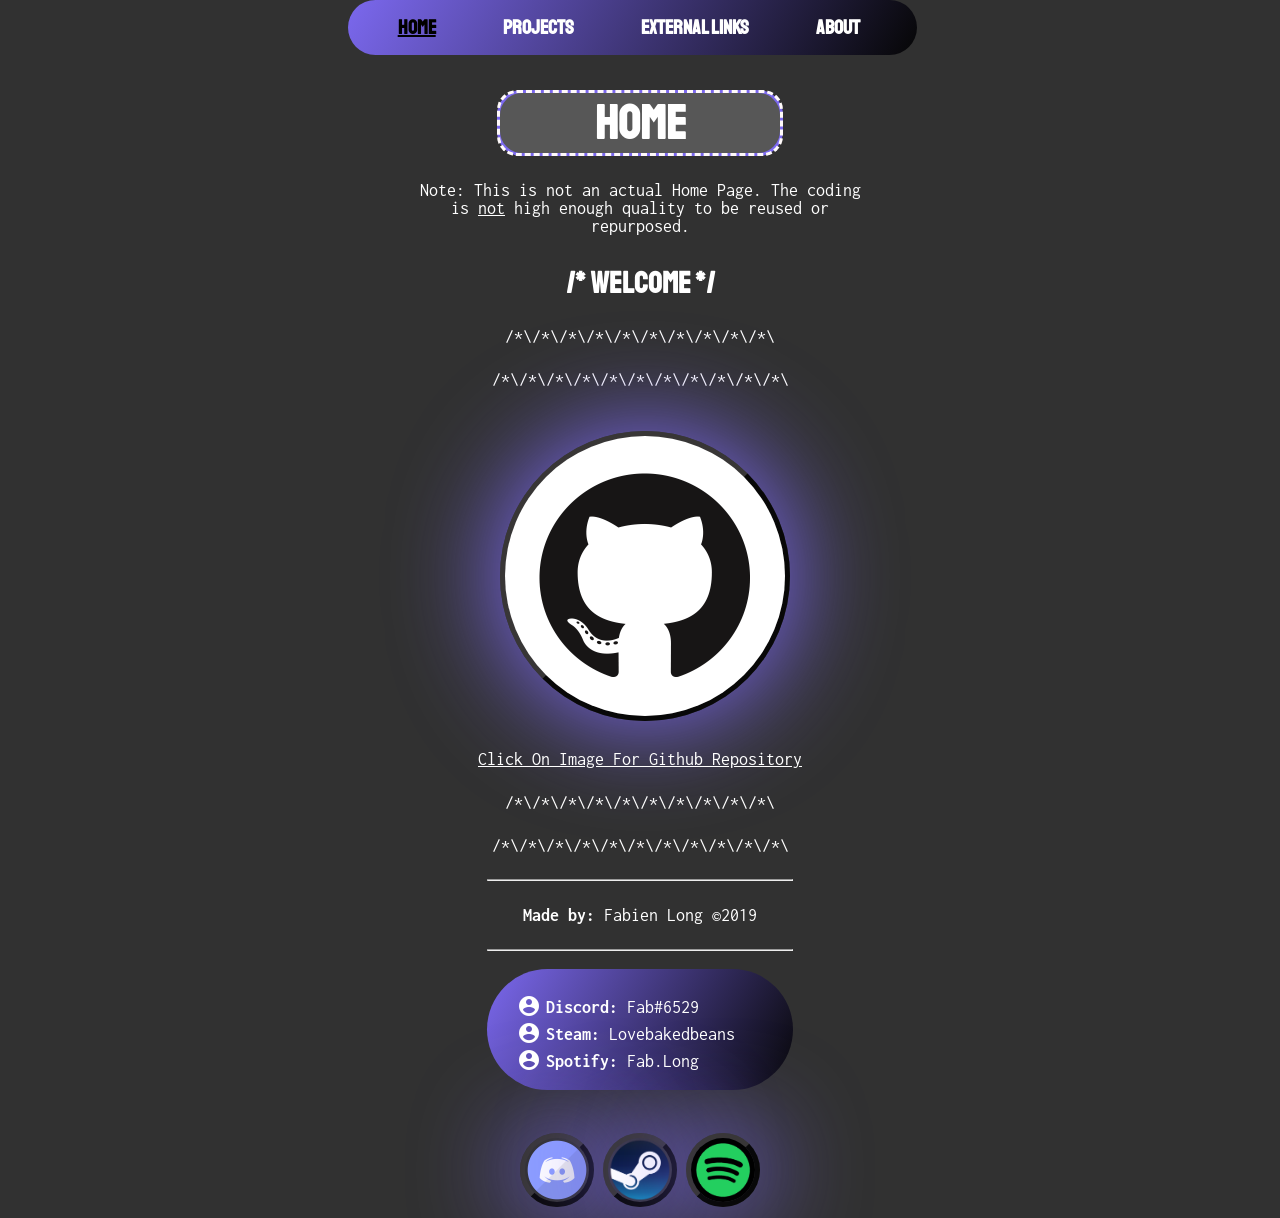
<file: TestPage/index.html>
<!DOCTYPE html>
<head>
<title>Home</title>
<meta charset="utf-8"/>

<meta name="google-site-verification" content="3BMZjNEfF-rcEumGCwTUVr6v_mAb-tHR6B2ot2TwdFg" />
<meta name="viewport" content="width=device-width">
<meta name="description" content="Links To Socials">

<meta name="keywords" content="Test, CSS, HTML, SocialMedia, Fab, Fabien">

<meta name="author" content="Fab Long">


<link rel="icon"  type="img/ico" href="favicon.ico">
<link href="https://fonts.googleapis.com/css?family=Inconsolata|Staatliches" rel="stylesheet">
<link href="https://fonts.googleapis.com/icon?family=Material+Icons" rel="stylesheet">
<link rel="stylesheet" text="text/css" href="Test.css">

<script language=javascript> /* Redirect for iPhone and iPod */
 if ((navigator.userAgent.match(/iPhone/i)) || (navigator.userAgent.match(/iPod/i))) {
  location.replace("\index.mobile.html");
}</script>

<script type="text/javascript"> /* Redirect for small devices */
if (screen.width <= 699) {
  document.location = "\index.mobile.html";
}</script>
</head>


<body>

<ul style="position: fixed; top: 0;">
    <li><a class="active" href="#home">Home</a></li>
    <li><a href="#projects">Projects</a></li>   
    <li><a href="#external Links">External Links</a></li>
    <li><a href="#about">About</a></li>
</ul>

<br>
<h1>Home</h1>

<p>Note: This is not an actual Home Page. The coding is <u>not</u> high enough quality to be reused or repurposed. </p>
<h2>/* Welcome */</h2>


<p>/*\/*\/*\/*\/*\/*\/*\/*\/*\/*\</p>
<p>/*\/*\/*\/*\/*\/*\/*\/*\/*\/*\/*\</p>

<br>
<div style="width: 280px; margin: auto;">
<a href="https://github.com/FabLong/FabLong.github.io/tree/master/TestPage" target="_blank">
<img style="color: rgba(124, 104, 238, 0.5)" width="280px" src="img\GitHub-Mark.png" title="Repository" alt="Github Logo"></a>
</div>

<div style="width: auto; margin: auto;">
<p><u>Click On Image For Github Repository</u></p>
</div>


<p>/*\/*\/*\/*\/*\/*\/*\/*\/*\/*\</p>
<p>/*\/*\/*\/*\/*\/<a href="https://youtu.be/oHg5SJYRHA0" target="_blank">*</a>\/*\/*\/*\/*\/*\</p>

</body>






<footer>

<hr>

<p style="margin: 25px auto 25px auto;"><strong>Made by:</strong> Fabien Long ©2019</p>
<hr style="width: auto; margin-left: auto;">


<ol style="list-style: none;">
<li><i style="position: relative; top: 5px; left: -5px;" class="material-icons">account_circle</i><strong>Discord:</strong> Fab#6529</li>
<li><i style="position: relative; top: 5px; left: -5px;" class="material-icons">account_circle</i><strong>Steam:</strong> Lovebakedbeans</li>
<li><i style="position: relative; top: 5px; left: -5px;" class="material-icons">account_circle</i><strong>Spotify:</strong> Fab.Long</li>
</ol>
<a href="https://www.google.com/search?source=hp&ei=Cd6DXM6EIbGAjLsP57idaA&q=Add+Fab%236529+On+Discord+%3A)&btnK=Google+Search&oq=Add+Fab%236529+On+Discord" target="_blank">
<img style="color: white;" width="64px" src="img\discord-512.png" title="User: Fab#6529" alt="Discord Logo"></a>

<a href="https://steamcommunity.com/id/lovebakedbeans/" target="_blank">
<img style="color: white;" width="64px" src="img\steam-logo-transparent.png" title="User: Lovebakedbeans" alt="Steam Logo"></a>


<a href="https://open.spotify.com/user/fab.long" target="_blank">
  <img style="color: white;" width="64px" src="img\spotify-logov2.jpg" title="User: Fab.Long" alt="Spotify Logo"></a>

</footer>
</file>
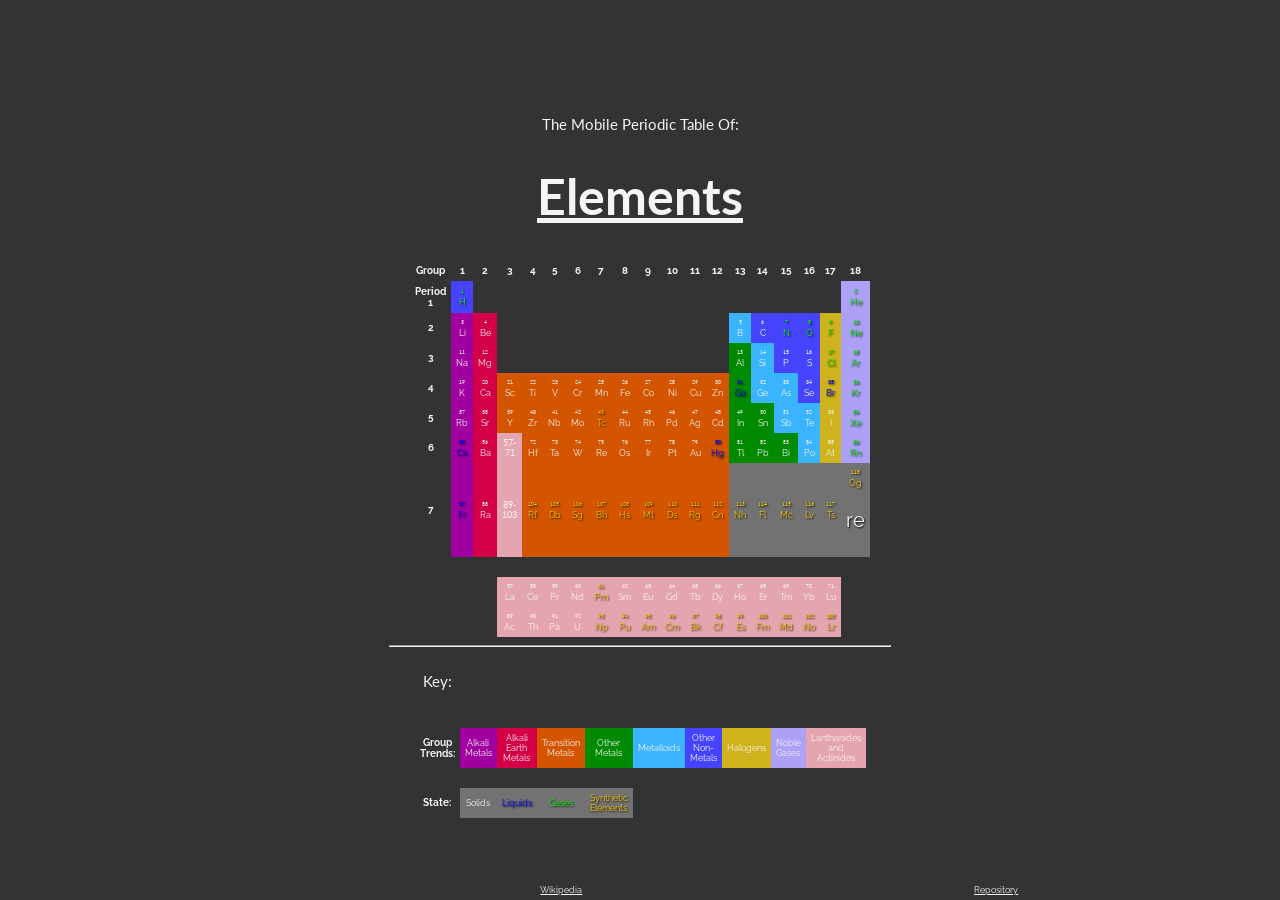
<file: PeriodicTable/index.mobile.html>
<!DOCTYPE html>

<head>
<title>Periodic Table</title>
<meta charset="utf-8"/>
<meta name="viewport" content="width=device-width, initial-scale=1.0">
<meta name="description" content="Periodic Table">
<meta name="keywords" content="PeriodicTable, CSS, HTML, Elements, States">
<meta name="author" content="Fab Long">
<link href="https://fonts.googleapis.com/css?family=Lato|Raleway" rel="stylesheet"> 
<link href="https://fonts.googleapis.com/icon?family=Material+Icons" rel="stylesheet">
<link rel="stylesheet" text="text/css" href="main.mobile.css">

<!-- <link rel="icon"  type="img/ico" href="favicon.ico"> -->
<script>
        document.getElementById("element").style.display = "none";
        function myFunction() {
          var x = document.getElementById("myDIV");
          if (x.style.display === "none") {
            x.style.display = "block";
          } else {
            x.style.display = "none";
          }
        }
        </script>

<style>
html {
    max-width: 600px;
    margin: 8% auto 0 auto;
}

</style>

</head>

<body>
<div style="display: none" id="myDIV"><p>⢀⡴⠑⡄⠀⠀⠀⠀⠀⠀⠀⣀⣀⣤⣤⣤⣀⡀⠀⠀⠀⠀⠀⠀⠀⠀⠀⠀⠀⠀ ⠸⡇⠀⠿⡀⠀⠀⠀⣀⡴⢿⣿⣿⣿⣿⣿⣿⣿⣷⣦⡀⠀⠀⠀⠀⠀⠀⠀⠀⠀ ⠀⠀⠀⠀⠑⢄⣠⠾⠁⣀⣄⡈⠙⣿⣿⣿⣿⣿⣿⣿⣿⣆⠀⠀⠀⠀⠀⠀⠀⠀ ⠀⠀⠀⠀⢀⡀⠁⠀⠀⠈⠙⠛⠂⠈⣿⣿⣿⣿⣿⠿⡿⢿⣆⠀⠀⠀⠀⠀⠀⠀ ⠀⠀⠀⢀⡾⣁⣀⠀⠴⠂⠙⣗⡀⠀⢻⣿⣿⠭⢤⣴⣦⣤⣹⠀⠀⠀⢀⢴⣶⣆ ⠀⠀⢀⣾⣿⣿⣿⣷⣮⣽⣾⣿⣥⣴⣿⣿⡿⢂⠔⢚⡿⢿⣿⣦⣴⣾⠁⠸⣼⡿ ⠀⢀⡞⠁⠙⠻⠿⠟⠉⠀⠛⢹⣿⣿⣿⣿⣿⣌⢤⣼⣿⣾⣿⡟⠉⠀⠀⠀⠀⠀ ⠀⣾⣷⣶⠇⠀⠀⣤⣄⣀⡀⠈⠻⣿⣿⣿⣿⣿⣿⣿⣿⣿⣿⡇⠀⠀⠀⠀⠀⠀ ⠀⠉⠈⠉⠀⠀⢦⡈⢻⣿⣿⣿⣶⣶⣶⣶⣤⣽⡹⣿⣿⣿⣿⡇⠀⠀⠀⠀⠀⠀ ⠀⠀⠀⠀⠀⠀⠀⠉⠲⣽⡻⢿⣿⣿⣿⣿⣿⣿⣷⣜⣿⣿⣿⡇⠀⠀⠀⠀⠀⠀ ⠀⠀⠀⠀⠀⠀⠀⠀⢸⣿⣿⣷⣶⣮⣭⣽⣿⣿⣿⣿⣿⣿⣿⠀⠀⠀⠀⠀⠀⠀ ⠀⠀⠀⠀⠀⠀⣀⣀⣈⣿⣿⣿⣿⣿⣿⣿⣿⣿⣿⣿⣿⣿⠇⠀⠀⠀⠀⠀⠀⠀ ⠀⠀⠀⠀⠀⠀⢿⣿⣿⣿⣿⣿⣿⣿⣿⣿⣿⣿⣿⣿⣿⠃⠀⠀⠀⠀⠀⠀⠀⠀ ⠀⠀⠀⠀⠀⠀⠀⠹⣿⣿⣿⣿⣿⣿⣿⣿⣿⣿⡿⠟⠁⠀⠀⠀⠀⠀⠀⠀⠀⠀ ⠀⠀⠀⠀⠀⠀⠀⠀⠀⠉⠛⠻⠿⠿⠿⠿⠛⠉</p></div>
<h2>The Mobile Periodic Table Of:</h2>

<h1>Elements</h1>

<table style="width: 300px; margin: auto">
    <tbody>
        <tr>
            <th>Group</th>
            <th>1</th>
            <th>2</th>
            <th>3</th>
            <th>4</th>
            <th>5</th>
            <th>6</th>
            <th>7</th>
            <th>8</th>
            <th>9</th>
            <th>10</th>
            <th>11</th>
            <th>12</th>
            <th>13</th>
            <th>14</th>
            <th>15</th>
            <th>16</th>
            <th>17</th>
            <th>18</th>
        </tr>
        <tr>
            <th>Period<br>1</th>
            <td class="other_non_metals"><a class="gas" href="https://en.wikipedia.org/wiki/Hydrogen" title="Hydrogen"><sup>1</sup><br>H</a> </td>
            <td colspan="16" rowspan="1">&nbsp;</td>
            <td class="nobles"><a class="gas" href="https://en.wikipedia.org/wiki/Helium" title="Helium"><sup>2</sup><br>He</a> </td>
        </tr>
        
        <tr>
            <th>2</th>
            <td class="alkali"><a href="https://en.wikipedia.org/wiki/Lithium" title="Lithium"><sup>3</sup><br>Li</a> </td>
            <td class="alkali_earth"><a href="https://en.wikipedia.org/wiki/Beryllium" title="Beryllium"><sup>4</sup><br>Be</a> </td>
            <td colspan="10" rowspan="2">&nbsp;</td>
            <td class="metalloids"><a href="https://en.wikipedia.org/wiki/Boron" title="Boron"><sup>5</sup><br>B</a> </td>
            <td class="other_non_metals"><a href="https://en.wikipedia.org/wiki/Carbon" title="Carbon"><sup>6</sup><br>C</a> </td>
            <td class="other_non_metals"><a class="gas" href="https://en.wikipedia.org/wiki/Nitrogen" title="Nitrogen"><sup>7</sup><br>N</a> </td>
            <td class="other_non_metals"><a class="gas" href="https://en.wikipedia.org/wiki/Oxygen" title="Oxygen"><sup>8</sup><br>O</a> </td>
            <td class="halogens"><a class="gas" href="https://en.wikipedia.org/wiki/Fluorine" title="Fluorine"><sup>9</sup><br>F</a> </td>
            <td class="nobles"><a class="gas" href="https://en.wikipedia.org/wiki/Neon" title="Neon"><sup>10</sup><br>Ne</a> </td>
        </tr>
        <tr>
            <th>3</th>
            <td class="alkali"><a href="https://en.wikipedia.org/wiki/Sodium" title="Sodium"><sup>11</sup><br>Na</a> </td>
            <td class="alkali_earth"><a href="https://en.wikipedia.org/wiki/Magnesium" title="Magnesium"><sup>12</sup><br>Mg</a> </td>
            <td class="other_metals"><a href="https://en.wikipedia.org/wiki/Aluminium" title="Aluminium"><sup>13</sup><br>Al</a> </td>
            <td class="metalloids"><a href="https://en.wikipedia.org/wiki/Silicon" title="Silicon"><sup>14</sup><br>Si</a> </td>
            <td class="other_non_metals"><a href="https://en.wikipedia.org/wiki/Phosphorus" title="Phosphorus"><sup>15</sup><br>P</a> </td>
            <td class="other_non_metals"><a href="https://en.wikipedia.org/wiki/Sulfur" title="Sulfur"><sup>16</sup><br>S</a></td>
            <td class="halogens"><a class="gas" href="https://en.wikipedia.org/wiki/Chlorine" title="Chlorine"><sup>17</sup><br>Cl</a> </td>
            <td class="nobles"><a class="gas" href="https://en.wikipedia.org/wiki/Argon" title="Argon"><sup>18</sup><br>Ar</a> </td>
        </tr>
        <tr>
            <th>4</th>
            <td class="alkali"><a href="https://en.wikipedia.org/wiki/Potassium" title="Potassium"><sup>19</sup><br>K</a> </td>
            <td class="alkali_earth"><a href="https://en.wikipedia.org/wiki/Calcium" title="Calcium"><sup>20</sup><br>Ca</a> </td>
            <td class="transition"><a href="https://en.wikipedia.org/wiki/Scandium" title="Scandium"><sup>21</sup><br>Sc</a> </td>
            <td class="transition"><a href="https://en.wikipedia.org/wiki/Titanium" title="Titanium"><sup>22</sup><br>Ti</a> </td>
            <td class="transition"><a href="https://en.wikipedia.org/wiki/Vanadium" title="Vanadium"><sup>23</sup><br>V</a> </td>
            <td class="transition"><a href="https://en.wikipedia.org/wiki/Chromium" title="Chromium"><sup>24</sup><br>Cr</a> </td>
            <td class="transition"><a href="https://en.wikipedia.org/wiki/Manganese" title="Manganese"><sup>25</sup><br>Mn</a> </td>
            <td class="transition"><a href="https://en.wikipedia.org/wiki/Iron" title="Iron"><sup>26</sup><br>Fe</a> </td>
            <td class="transition"><a href="https://en.wikipedia.org/wiki/Cobalt" title="Cobalt"><sup>27</sup><br>Co</a> </td>
            <td class="transition"><a href="https://en.wikipedia.org/wiki/Nickel" title="Nickel"><sup>28</sup><br>Ni</a> </td>
            <td class="transition"><a href="https://en.wikipedia.org/wiki/Copper" title="Copper"><sup>29</sup><br>Cu</a> </td>
            <td class="transition"><a href="https://en.wikipedia.org/wiki/Zinc" title="Zinc"><sup>30</sup><br>Zn</a> </td>
            <td class="other_metals"><a class="liquid" href="https://en.wikipedia.org/wiki/Gallium" title="Gallium"><sup>31</sup><br>Ga</a> </td>
            <td class="metalloids"><a href="https://en.wikipedia.org/wiki/Germanium" title="Germanium"><sup>32</sup><br>Ge</a> </td>
            <td class="metalloids"><a href="https://en.wikipedia.org/wiki/Arsenic" title="Arsenic"><sup>33</sup><br>As</a> </td>
            <td class="other_non_metals"><a href="https://en.wikipedia.org/wiki/Selenium" title="Selenium"><sup>34</sup><br>Se</a> </td>
            <td class="halogens"><a class="liquid" href="https://en.wikipedia.org/wiki/Bromine" title="Bromine"><sup>35</sup><br>Br</a> </td>
            <td class="nobles"><a class="gas" href="https://en.wikipedia.org/wiki/Krypton" title="Krypton"><sup>36</sup><br>Kr</a> </td>
        </tr>
        <tr>
            <th>5</th>
            <td class="alkali"><a href="https://en.wikipedia.org/wiki/Rubidium" title="Rubidium"><sup>37</sup><br>Rb</a> </td>
            <td class="alkali_earth"><a href="https://en.wikipedia.org/wiki/Strontium" title="Strontium"><sup>38</sup><br>Sr</a> </td>
            <td class="transition"><a href="https://en.wikipedia.org/wiki/Yttrium" title="Yttrium"><sup>39</sup><br>Y</a> </td>
            <td class="transition"><a href="https://en.wikipedia.org/wiki/Zirconium" title="Zirconium"><sup>40</sup><br>Zr</a></td>
            <td class="transition"><a href="https://en.wikipedia.org/wiki/Niobium" title="Niobium"><sup>41</sup><br>Nb</a> </td>
            <td class="transition"><a href="https://en.wikipedia.org/wiki/Molybdenum" title="Molybdenum"><sup>42</sup><br>Mo</a> </td>
            <td class="transition"><a class="synthetic" href="https://en.wikipedia.org/wiki/Technetium" title="Technetium"><sup>43</sup><br>Tc</a> </td>
            <td class="transition"><a href="https://en.wikipedia.org/wiki/Ruthenium" title="Ruthenium"><sup>44</sup><br>Ru</a> </td>
            <td class="transition"><a href="https://en.wikipedia.org/wiki/Rhodium" title="Rhodium"><sup>45</sup><br>Rh</a> </td>
            <td class="transition"><a href="https://en.wikipedia.org/wiki/Palladium" title="Palladium"><sup>46</sup><br>Pd</a> </td>
            <td class="transition"><a href="https://en.wikipedia.org/wiki/Silver" title="Silver"><sup>47</sup><br>Ag</a> </td>
            <td class="transition"><a href="https://en.wikipedia.org/wiki/Cadmium" title="Cadmium"><sup>48</sup><br>Cd</a> </td>
            <td class="other_metals"><a href="https://en.wikipedia.org/wiki/Indium" title="Indium"><sup>49</sup><br>In</a> </td>
            <td class="other_metals"><a href="https://en.wikipedia.org/wiki/Tin" title="Tin"><sup>50</sup><br>Sn</a> </td>
            <td class="metalloids"><a href="https://en.wikipedia.org/wiki/Antimony" title="Antimony"><sup>51</sup><br>Sb</a> </td>
            <td class="metalloids"><a href="https://en.wikipedia.org/wiki/Tellurium" title="Tellurium"><sup>52</sup><br>Te</a> </td>
            <td class="halogens"><a href="https://en.wikipedia.org/wiki/Iodine" title="Iodine"><sup>53</sup><br>I</a> </td>
            <td class="nobles"><a class="gas" href="https://en.wikipedia.org/wiki/Xenon" title="Xenon"><sup>54</sup><br>Xe</a> </td>
        </tr>
        <tr>
            <th>6</th>
            <td class="alkali"><a class="liquid" href="https://en.wikipedia.org/wiki/Cesium" title="Cesium "><sup>55</sup><br>Cs</a> </td>
            <td class="alkali_earth"><a href="https://en.wikipedia.org/wiki/Barium" title="Barium "><sup>56</sup><br>Ba</a> </td>
            <td class="lanthanides_and_actinides" style="font-family: 'Lato', sans-serif;"><a href="" title="">57-71</a> </td>
            <td class="transition"><a href="https://en.wikipedia.org/wiki/Hafnium" title="Hafnium "><sup>72</sup><br>Hf</a> </td>
            <td class="transition"><a href="https://en.wikipedia.org/wiki/Tantalum" title="Tantalum "><sup>73</sup><br>Ta</a> </td>
            <td class="transition"><a href="https://en.wikipedia.org/wiki/Tungsten" title="Tungsten "><sup>74</sup><br>W</a> </td>
            <td class="transition"><a href="https://en.wikipedia.org/wiki/Rhenium" title="Rhenium "><sup>75</sup><br>Re</a> </td>
            <td class="transition"><a href="https://en.wikipedia.org/wiki/Osmium" title="Osmium "><sup>76</sup><br>Os</a> </td>
            <td class="transition"><a href="https://en.wikipedia.org/wiki/Iridium" title="Iridium "><sup>77</sup><br>Ir</a> </td>
            <td class="transition"><a href="https://en.wikipedia.org/wiki/Platinum" title="Platinum "><sup>78</sup><br>Pt</a> </td>
            <td class="transition"><a href="https://en.wikipedia.org/wiki/Gold" title="Gold "><sup>79</sup><br>Au</a> </td>
            <td class="transition"><a class="liquid" href="https://en.wikipedia.org/wiki/Mercury" title="Mercury "><sup>80</sup><br>Hg</a> </td>
            <td class="other_metals"><a href="https://en.wikipedia.org/wiki/Thallium" title="Thallium "><sup>81</sup><br>Tl</a> </td>
            <td class="other_metals"><a href="https://en.wikipedia.org/wiki/Lead" title="Lead "><sup>82</sup><br>Pb</a> </td>
            <td class="other_metals"><a href="https://en.wikipedia.org/wiki/Bismuth" title="Bismuth "><sup>83</sup><br>Bi</a> </td>
            <td class="metalloids"><a href="https://en.wikipedia.org/wiki/Polonium" title="Polonium "><sup>84</sup><br>Po</a> </td>
            <td class="halogens"><a href="https://en.wikipedia.org/wiki/Astatine" title="Astatine "><sup>85</sup><br>At</a> </td>
            <td class="nobles"><a class="gas" href="https://en.wikipedia.org/wiki/Radon" title="Radon "><sup>86</sup><br>Rn</a> </td>
        </tr>
        <tr>
            <th>7</th>
            <td class="alkali"><a class="liquid" href="https://en.wikipedia.org/wiki/Francium" title="Francium "><sup>87</sup><br>Fr</a> </td>
            <td class="alkali_earth"><a href="https://en.wikipedia.org/wiki/Radium" title="Radium "><sup>88</sup><br>Ra</a> </td>
            <td class="lanthanides_and_actinides" style="font-family: 'Lato', sans-serif;"><a href="" title="">89-103</a></td>
            <td class="transition"><a class="synthetic"href="https://en.wikipedia.org/wiki/Rutherfordium" title="Rutherfordium "><sup>104</sup><br>Rf</a> </td>
            <td class="transition"><a class="synthetic"href="https://en.wikipedia.org/wiki/Dubnium" title="Dubnium "><sup>105</sup><br>Db</a> </td>
            <td class="transition"><a class="synthetic" href="https://en.wikipedia.org/wiki/Seaborgium" title="Seaborgium "><sup>106</sup><br>Sg</a> </td>
            <td class="transition"><a class="synthetic" href="https://en.wikipedia.org/wiki/Bohrium" title="Bohrium "><sup>107</sup><br>Bh</a> </td>
            <td class="transition"><a class="synthetic" href="https://en.wikipedia.org/wiki/Hassium" title="Hassium "><sup>108</sup><br>Hs</a> </td>
            <td class="transition"><a class="synthetic" href="https://en.wikipedia.org/wiki/Meitnerium" title="Meitnerium "><sup>109</sup><br>Mt</a> </td>
            <td class="transition"><a class="synthetic" href="https://en.wikipedia.org/wiki/Darmstadtium" title="Darmstadtium "><sup>110</sup><br>Ds</a> </td>
            <td class="transition"><a class="synthetic" href="https://en.wikipedia.org/wiki/Roentgenium" title="Roentgenium "><sup>111</sup><br>Rg</a> </td>
            <td class="transition"><a class="synthetic" href="https://en.wikipedia.org/wiki/Copernicium" title="Copernicium "><sup>112</sup><br>Cn</a> </td>
            <td class="unknown"><a class="synthetic" href="https://en.wikipedia.org/wiki/Nihonium" title="Nihonium"><sup>113</sup><br>Nh</a> </td>
            <td class="unknown"><a class="synthetic" href="https://en.wikipedia.org/wiki/Flerovium" title="Flerovium"><sup>114</sup><br>Fl</a> </td>
            <td class="unknown"><a class="synthetic" href="https://en.wikipedia.org/wiki/Moscovium" title="Moscovium"><sup>115</sup><br>Mc</a> </td>
            <td class="unknown"><a class="synthetic" href="https://en.wikipedia.org/wiki/Livermorium" title="Livermorium"><sup>116</sup><br>Lv</a> </td>
            <td class="unknown"><a class="synthetic" href="https://en.wikipedia.org/wiki/Tennessine" title="Tennessine"><sup>117</sup><br>Ts</a> </td>
            <td class="unknown"><a class="synthetic" href="https://en.wikipedia.org/wiki/Oganesson" target="_blank" title="Oganesson"><sup>118</sup><br>Og<p onclick="myFunction()" style="font-size:20px">re</p></a> </td>
        </tr>
        <tr>
            <td colspan="19">&nbsp;</td>
        </tr>
        <tr>
            <td colspan="3">&nbsp;</td>
            <td class="lanthanides_and_actinides"><a href="https://en.wikipedia.org/wiki/Lanthanum" title="Lanthanum "><sup>57</sup><br>La</a> </td>
            <td class="lanthanides_and_actinides"><a href="https://en.wikipedia.org/wiki/Cerium" title="Cerium "><sup>58</sup><br>Ce</a> </td>
            <td class="lanthanides_and_actinides"><a href="https://en.wikipedia.org/wiki/Praseodymium" title="Praseodymium "><sup>59</sup><br>Pr</a> </td>
            <td class="lanthanides_and_actinides"><a href="https://en.wikipedia.org/wiki/Neodymium" title="Neodymium "><sup>60</sup><br>Nd</a> </td>
            <td class="lanthanides_and_actinides"><a  class="synthetic"href="https://en.wikipedia.org/wiki/Promethium" title="Promethium "><sup>61</sup><br>Pm</a> </td>
            <td class="lanthanides_and_actinides"><a href="https://en.wikipedia.org/wiki/Samarium" title="Samarium "><sup>62</sup><br>Sm</a> </td>
            <td class="lanthanides_and_actinides"><a href="https://en.wikipedia.org/wiki/Europium" title="Europium "><sup>63</sup><br>Eu</a> </td>
            <td class="lanthanides_and_actinides"><a href="https://en.wikipedia.org/wiki/Gadolinium" title="Gadolinium "><sup>64</sup><br>Gd</a> </td>
            <td class="lanthanides_and_actinides"><a href="https://en.wikipedia.org/wiki/Terbium" title="Terbium "><sup>65</sup><br>Tb</a> </td>
            <td class="lanthanides_and_actinides"><a href="https://en.wikipedia.org/wiki/Dysprosium" title="Dysprosium "><sup>66</sup><br>Dy</a> </td>
            <td class="lanthanides_and_actinides"><a href="https://en.wikipedia.org/wiki/Holmium" title="Holmium "><sup>67</sup><br>Ho</a> </td>
            <td class="lanthanides_and_actinides"><a href="https://en.wikipedia.org/wiki/Erbium" title="Erbium "><sup>68</sup><br>Er</a> </td>
            <td class="lanthanides_and_actinides"><a href="https://en.wikipedia.org/wiki/Thulium" title="Thulium "><sup>69</sup><br>Tm</a> </td>
            <td class="lanthanides_and_actinides"><a href="https://en.wikipedia.org/wiki/Ytterbium" title="Ytterbium "><sup>70</sup><br>Yb</a> </td>
            <td class="lanthanides_and_actinides"><a href="https://en.wikipedia.org/wiki/Lutetium" title="Lutetium "><sup>71</sup><br>Lu</a> </td>
            <td colspan="1">&nbsp;</td>
        </tr>
        <tr>
            <td colspan="3">&nbsp;</td>
            <td class="lanthanides_and_actinides"><a href="https://en.wikipedia.org/wiki/actinium" title="actinium "><sup>89</sup><br>Ac</a> </td>
            <td class="lanthanides_and_actinides"><a href="https://en.wikipedia.org/wiki/thorium" title="thorium "><sup>90</sup><br>Th</a> </td>
            <td class="lanthanides_and_actinides"><a href="https://en.wikipedia.org/wiki/protactinium" title="protactinium "><sup>91</sup><br>Pa</a> </td>
            <td class="lanthanides_and_actinides"><a href="https://en.wikipedia.org/wiki/uranium" title="uranium "><sup>92</sup><br>U</a> </td>
            <td class="lanthanides_and_actinides"><a class="synthetic" href="https://en.wikipedia.org/wiki/neptunium" title="neptunium "><sup>93</sup><br>Np</a> </td>
            <td class="lanthanides_and_actinides"><a class="synthetic" href="https://en.wikipedia.org/wiki/plutonium" title="plutonium "><sup>94</sup><br>Pu</a> </td>
            <td class="lanthanides_and_actinides"><a class="synthetic" href="https://en.wikipedia.org/wiki/americium" title="americium "><sup>95</sup><br>Am</a> </td>
            <td class="lanthanides_and_actinides"><a class="synthetic" href="https://en.wikipedia.org/wiki/curium" title="curium "><sup>96</sup><br>Cm</a> </td>
            <td class="lanthanides_and_actinides"><a class="synthetic" href="https://en.wikipedia.org/wiki/berkelium" title="berkelium "><sup>97</sup><br>Bk</a> </td>
            <td class="lanthanides_and_actinides"><a class="synthetic" href="https://en.wikipedia.org/wiki/californium" title="californium "><sup>98</sup><br>Cf</a> </td>
            <td class="lanthanides_and_actinides"><a class="synthetic" href="https://en.wikipedia.org/wiki/einsteinium" title="einsteinium "><sup>99</sup><br>Es</a> </td>
            <td class="lanthanides_and_actinides"><a class="synthetic" href="https://en.wikipedia.org/wiki/fermium" title="fermium "><sup>100</sup><br>Fm</a> </td>
            <td class="lanthanides_and_actinides"><a class="synthetic" href="https://en.wikipedia.org/wiki/mendelevium" title="mendelevium "><sup>101</sup><br>Md</a> </td>
            <td class="lanthanides_and_actinides"><a class="synthetic" href="https://en.wikipedia.org/wiki/nobelium" title="nobelium "><sup>102</sup><br>No</a> </td>
            <td class="lanthanides_and_actinides"><a class="synthetic" href="https://en.wikipedia.org/wiki/lawrencium" title="lawrencium "><sup>103</sup><br>Lr</a> </td>
            <td colspan="1">&nbsp;</td>
        </tr>
    </tbody>
</table>

<hr style="width: 500px;">

<table style="width: 300px; margin: auto">
    <tbody>
        <tr>
            <th><h2>Key:</h2></th>
        </tr>
        <tr>
            <td colspan="10" rowspan="1">&nbsp;</td>
        </tr>
        <tr>
            <th>Group Trends:</th>
            <td class="alkali"><a href="https://en.wikipedia.org/wiki/Alkali_metal" title="Alkali Metals">Alkali Metals</a> </td>
            <td class="alkali_earth"><a href="https://en.wikipedia.org/wiki/Alkaline_earth_metal" title="Alkali Earth Metals">Alkali Earth Metals</a> </td>
            <td class="transition"><a href="https://en.wikipedia.org/wiki/Transition_metal" title="Transition Metals">Transition Metals</a> </td>
            <td class="other_metals"><a href="https://en.wikipedia.org/wiki/Post-transition_metal" title="Other Metals">Other Metals</a> </td>
            <td class="metalloids"><a href="https://en.wikipedia.org/wiki/Metalloid" title="Metalloids">Metalloids</a> </td>
            <td class="other_non_metals"><a href="https://en.wikipedia.org/wiki/Nonmetal#Reactive_nonmetal" title="Other Non-Metals">Other Non-Metals</a> </td>
            <td class="halogens"><a href="https://en.wikipedia.org/wiki/Halogen" title="Halogens">Halogens</a> </td>
            <td class="nobles"><a href="https://en.wikipedia.org/wiki/Noble_gas" title="Noble Gases">Noble Gases</a> </td>
            <td class="lanthanides_and_actinides"><a href="https://en.wikipedia.org/wiki/Periodic_table#Lanthanides_and_actinides" title="Lanthanides and Actinides">Lanthanides and Actinides</a> </td>
        </tr>
        <tr>
            <td colspan="1">&nbsp;</td>
        </tr>
        <tr>
            <th>State:</th>
            <td class="unknown"><a href="https://en.wikipedia.org/wiki/Solid" title="Solids">Solids</a> </td>
            <td class="unknown"><a class="liquid" href="https://en.wikipedia.org/wiki/Liquid" title="Liquids">Liquids</a> </td>
            <td class="unknown"><a class="gas" href="https://en.wikipedia.org/wiki/Gas" title="Gases">Gases</a> </td>
            <td class="unknown"><a class="synthetic" href="https://en.wikipedia.org/wiki/Synthetic_element" title="Synthetic Elements">Synthetic Elements</a> </td>
        </tr>
    </tbody>
</table>

</body>

<footer>

<table style="width: 100%; background: inherit; position: fixed; bottom: 0;">
    <tbody>
        <td><a href="https://en.wikipedia.org/wiki/Periodic_table" target="_blank"><u>Wikipedia</u></a></td>
        <td><a href="https://github.com/FabLong/FabLong.github.io" target="_blank"><u>Repository</u></a></td>
        <td><a href="https://FabLong.github.io/TestPage" target="_blank"><u>Test Page</u></a></td>
    </tbody>
</table>

</footer>
</file>
<file: christmas/christmas.css>
body {
	background-color: rgb(241, 66, 66, 0.9);
}
p, footer {
    font-size: 18px;
    color: white;
    text-align: left;
}
/*
########################################
*/
h2 {
	font-size: 24px;
	color: white;
	font-family: 'Staatliches', cursive;
	text-align: center;
}

    
h1 {
    font-size: 48px;
	color: white;
	font-family: 'Mountains of Christmas', cursive;
    text-align: center;
    background-color: rgba(255, 250, 250, 0.2);
    margin: auto;
    
    
    border: 3px solid green;    /*Green border */
    border-radius: 25px;
    
    position: relative;
    text-align: center;

    height: 60px;       /* You have to have a fixed height */
    line-height: 60px;  /* Put this as the same as your height */
    width: 800px;
}
h1::before {
    content: "";
    position: absolute;
    top: -3px;          /* Make this equal to  NEGATIVE border px */
    left: -3px;         /* Make this equal to  NEGATIVE border px */

    height: 60px;
    width: 800px;

    border: 3px dashed snow;    /* Make this equal to border px */
    border-radius: 25px;          /* Border curveness */
}
</file>
<file: Forms/forms.css>
html {
    background-image: linear-gradient(250deg, rgb(109, 109, 109), rgb(141, 72, 141));
    background-repeat: no-repeat;
    height: 100%;
    font-family: 'Roboto', sans-serif; 
}

#container {
    width: 960px;
    margin: 0 auto;
    text-align: left;
}

body {
    text-align: center;
}

form {
    width: 30%;
    margin: 5% auto 0 auto;
}

select {
    width: 20em;
    box-sizing: border-box;
    margin: 8px 0;
    border: 1px solid lightgray;
    border-radius: 4px;
    padding: 15px 15px; 
}

textarea {
    color: rgb(59, 59, 59);
    width: 100%;
    box-sizing: border-box;
    margin-bottom: 10px;
    border: 1px solid lightgray;
    border-radius: 4px;
    padding: 15px 15px;
    display: inline-block;
}

fieldset {
	background: white;
	border: 0 none;
	border-radius: 3px;
	box-shadow: 0 0 15px 1px rgba(0, 0, 0, 0.4);
	padding: 20px 30px;
	box-sizing: border-box;
	width: 80%;
    margin: 0 10%;
    color: black;
}

input, 
select.choice {
    color: rgb(59, 59, 59);
    width: 100%;
    box-sizing: border-box;
    margin: 8px 0;
    border: 1px solid lightgray;
    border-radius: 4px;
    padding: 15px 15px;
    display: inline-block;
    font: normal 15px 'Roboto', sans-serif;
  }

input.next {
    background-color: rgb(141, 72, 141);
    border-radius: 0;
    color: white;
    width: 10em;
    border: none;
    font: normal 15px 'Roboto', sans-serif;
}
</file>
<file: Grid/grid.css>
/*Note: I use a 12 colum layout - so each column is equal to 8.33% of the page*/
* {
    box-sizing: border-box;
    font-family: 'Lato', sans-serif;
} 

.row::after {
    content: "";
    clear: both;
    display: table;
}

[class*="col-"] {
    float: left;
    padding: 15px;
    /* Add Red border HERE whilst editing structure of website*/
}

html {
    /* NOTE: Put Google font in here*/
    background: white url('img/Header.png') repeat-x;
}

.header {
  padding: 25px;
  color: white;
}

.topic {
  background-image: linear-gradient(250deg, rgb(106, 148, 236), rgb(20, 221, 137));
  border-radius: 10px;
  padding: 5px;
  text-align: center;
  color: white;
}

.link {
  background: #25B999;
  border-radius: 10px;
  width: 10em;
  text-align: center;
  color: white;
  box-shadow: 0 3px 15px 4px lightgray;
  padding: 5px;
}

.link:hover {
  background: #187964;
  box-shadow: 0 3px 10px 4px lightgray;
}

a {
  text-decoration: none;
  color: white;
  display: block;
}

ol.menu {
  padding: 20px;
  overflow: hidden;
  text-align: center;
  list-style-type: none;
  width: 15em;
  margin: auto;
  
}

.button {
  background-image: linear-gradient(-190deg, rgb(106, 148, 236), #7761FD);
  border-radius: 10px;
}

li.topmenu {
  float: right;
  margin: 0px auto 0 37px;
  position: relative;
  padding: 20px;
}

li a.active {               /* Active Page */
  color: white;
  text-decoration: underline;
}

/* For Mobile Phones:*/


@media only screen and (max-width: 768px) { /* Change column width for MOBILE */
    [class*="col-"] {
      width: 100%;
    }

    li.topmenu {
      display: none;
    }

    .hide_tablet_mobile {
      display: none;
    }
}

@media only screen and (max-width: 600px) { /* Changes made only to MOBILE */
    body {
    }
  
    .hidemobile {
      display: none;
    }

    .link {
      margin: 0 auto 0 0;
    }
  }


/* For Tablets: */

  @media only screen and (min-width: 600px) {
    .col-s-1 {width: 8.33%;}
    .col-s-2 {width: 16.66%;}
    .col-s-3 {width: 25%;}
    .col-s-4 {width: 33.33%;}
    .col-s-5 {width: 41.66%;}
    .col-s-6 {width: 50%;}
    .col-s-7 {width: 58.33%;}
    .col-s-8 {width: 66.66%;}
    .col-s-9 {width: 75%;}
    .col-s-10 {width: 83.33%;}
    .col-s-11 {width: 91.66%;}
    .col-s-12 {width: 100%;}
  }

@media only screen and (max-width: 768px) and (min-width: 600px) { /* Changes mad only to Tablets */
    body {
    }
  
    .hidetablet {
      display: none;
    }
  }

  /* For Desktop: */

@media only screen and (min-width: 768px) {
    .col-1 {width: 8.33%;}
    .col-2 {width: 16.66%;}
    .col-3 {width: 25%;}
    .col-4 {width: 33.33%;}
    .col-5 {width: 41.66%;}
    .col-6 {width: 50%;}
    .col-7 {width: 58.33%;}
    .col-8 {width: 66.66%;}
    .col-9 {width: 75%;}
    .col-10 {width: 83.33%;}
    .col-11 {width: 91.66%;}
    .col-12 {width: 100%;}
  
    .hidedesktop {
      display: none;
    }
  }
</file>
<file: Periodic-Table/main.css>
html {
    background-color: rgba(0, 0, 0, 0.8);
}

#container {
    width: 600px;
    margin: 0 auto;
    text-align: left;
}

body {
    text-align: center;
}

footer {
    margin: 40px 0 0 0;
}

h1 {
    color: whitesmoke;
    font: bold 100px 'Lato', sans-serif;
    text-decoration: underline;  
}

h2 {
    color: whitesmoke;
    font: normal 30px 'Lato', sans-serif;

}

p {
    color: whitesmoke;
}

a {
   color: whitesmoke;
   text-decoration: none;
}

a:visited {
    color: whitesmoke;
}

a:hover {
    color: rgb(255, 0, 255);
}

table {
    border-collapse: collapse;
    border-spacing: 0;
    font-family: 'Raleway', sans-serif;
}

th {
    color: whitesmoke;
    font-size: 20px;
    padding: 5px;
}

td {
    padding: 5px;
    font-size: 17px;
}

sup {
    font-size: 55%;
    line-height: 0;
    position: relative;
    top: 0.5em;
    font-family: 'Lato', sans-serif;
}

/* Classes for Periodic Table */
td.alkali {
    background: rgb(161, 0, 161);
}

td.alkali_earth {
    background: rgb(212, 0, 71);
}

td.transition {
    background: rgb(212, 85, 0);
}

td.other_metals {
    background: rgb(0, 138, 0); 
}

td.metalloids {
    background:rgb(59, 180, 255);
}

td.other_non_metals {
    background: rgb(70, 67, 253); 
}

td.halogens {
    background: rgb(206, 179, 28);
}

td.nobles {
    background: rgb(173, 160, 247);
}

td.lanthanides_and_actinides {
    background: rgb(229, 165, 176);
}

td.unknown {
    background: rgb(114, 114, 114);
}

a.liquid {
    color:  blue;
    text-shadow: 1px 1px 2px black;
}

a.liquid:visited {
    color:  blue;
    text-shadow: 1px 1px 2px black;
}

a.liquid:hover {
    color:  rgb(255, 0, 255);
    text-shadow: 1px 1px 2px black;
}

a.gas {
    color:  rgb(5, 255, 5);
    text-shadow: 1px 1px 2px black;
}

a.gas:visited {
    color:  rgb(5, 255, 5);
    text-shadow: 1px 1px 2px black;
}

a.gas:hover {
    color:  rgb(255, 0, 255);
    text-shadow: 1px 1px 2px black;
}

a.synthetic {
    color:  rgb(250, 204, 0);
    text-shadow: 1px 1px 2px black;
}

a.synthetic:visited {
    color:  rgb(250, 204, 0);
    text-shadow: 1px 1px 2px black;
}

a.synthetic:hover {
    color:  rgb(255, 0, 255);
    text-shadow: 1px 1px 2px black;
}
</file>
<file: PeriodicTable/main.css>
html {
    background-color: rgba(0, 0, 0, 0.8);
}

#container {
    width: 600px;
    margin: 0 auto;
    text-align: left;
}

body {
    text-align: center;
}

footer {
    margin: 40px 0 0 0;
}

h1 {
    color: whitesmoke;
    font: bold 100px 'Lato', sans-serif;
    text-decoration: underline;  
}

h2 {
    color: whitesmoke;
    font: normal 30px 'Lato', sans-serif;

}

p {
    color: whitesmoke;
}

a {
   color: whitesmoke;
   text-decoration: none;
}

a:visited {
    color: whitesmoke;
}

a:hover {
    color: rgb(255, 0, 255);
}

table {
    border-collapse: collapse;
    border-spacing: 0;
    font-family: 'Raleway', sans-serif;
}

th {
    color: whitesmoke;
    font-size: 20px;
    padding: 5px;
}

td {
    padding: 5px;
    font-size: 17px;
}

sup {
    font-size: 55%;
    line-height: 0;
    position: relative;
    top: 0.5em;
    font-family: 'Lato', sans-serif;
}

/* Classes for Periodic Table */
td.alkali {
    background: rgb(161, 0, 161);
}

td.alkali_earth {
    background: rgb(212, 0, 71);
}

td.transition {
    background: rgb(212, 85, 0);
}

td.other_metals {
    background: rgb(0, 138, 0); 
}

td.metalloids {
    background:rgb(59, 180, 255);
}

td.other_non_metals {
    background: rgb(70, 67, 253); 
}

td.halogens {
    background: rgb(206, 179, 28);
}

td.nobles {
    background: rgb(173, 160, 247);
}

td.lanthanides_and_actinides {
    background: rgb(229, 165, 176);
}

td.unknown {
    background: rgb(114, 114, 114);
}

a.liquid {
    color:  blue;
    text-shadow: 1px 1px 2px black;
}

a.liquid:visited {
    color:  blue;
    text-shadow: 1px 1px 2px black;
}

a.liquid:hover {
    color:  rgb(255, 0, 255);
    text-shadow: 1px 1px 2px black;
}

a.gas {
    color:  rgb(5, 255, 5);
    text-shadow: 1px 1px 2px black;
}

a.gas:visited {
    color:  rgb(5, 255, 5);
    text-shadow: 1px 1px 2px black;
}

a.gas:hover {
    color:  rgb(255, 0, 255);
    text-shadow: 1px 1px 2px black;
}

a.synthetic {
    color:  rgb(250, 204, 0);
    text-shadow: 1px 1px 2px black;
}

a.synthetic:visited {
    color:  rgb(250, 204, 0);
    text-shadow: 1px 1px 2px black;
}

a.synthetic:hover {
    color:  rgb(255, 0, 255);
    text-shadow: 1px 1px 2px black;
}
</file>
<file: TestPage/Test.css>
html {
    width: 600px;
    margin: 5% auto 0 auto;
}



body {
    background-color: rgba(6, 6, 6, 0.822);
}

p, 
footer {
    color: white;
    font: normal 18px 'Inconsolata', monospace;
    text-align: center;
    margin: 25px auto auto auto;
    width: 52.5%;
}

p {
    color: white;
    font: normal 18px 'Inconsolata', monospace;
    text-align: center;
    margin: 25px auto auto auto;
    width: 80%;
}

h2 {
	color: white;
    font: bold 30px 'Staatliches', cursive;
    margin: 5% auto auto auto;
    text-align: center;
}

h2:hover {
	color: mediumslateblue;
    margin-top: 5%;
    text-align: center;
    text-decoration: underline;
}

    
h1 {
    background-color: rgba(128, 128, 128, 0.486);
	color: white;
    font: bold 48px 'Staatliches', cursive;
    margin: auto;
    
    
    border: 3px solid mediumslateblue;    /* Border px and color */
    border-radius: 25px;
    
    position: relative;
    text-align: center;

    height: 60px;       /* You have to have a fixed height */
    line-height: 60px;  /* Put this as the same as your height */
    width: 280px;
}

h1::before {
    content: "";
    position: absolute;
    left: -3px;         /* Make this equal to  NEGATIVE border px */
    top: -3px;          /* Make this equal to  NEGATIVE border px */

    height: 60px;
    width: 280px;

    border: 3px dashed snow;    /* Make this equal to border px */
    border-radius: 20px;          /* Border curveness */
}

img {
    border: 5px outset rgba(58, 56, 56, 0.836);
    border-radius: 200px;
    box-shadow: 0 0 100px 5px mediumslateblue;
    height: auto;
    margin-top: 25px;
}

img:hover {
    box-shadow: 0 0 100px 5px; /* Transparent Shadow Effect  rgba(255, 255, 255, 0.8) */
}

a {
    text-decoration: none;
    color: snow;   
}

a:visited {
    color: snow;
}

ol {
    background-image: linear-gradient(120deg, mediumslateblue, rgb(6, 6, 6));
    padding: 20px;
    border-radius: 360px;
    overflow: hidden;
    text-align: left;
    width: 266px;
} 

/* Navigation Menu */
ul {
    list-style-type: none;
    overflow: hidden;
    background-image: linear-gradient(120deg, mediumslateblue, rgb(6, 6, 6));
    border-radius: 360px;
    font: bold 20px 'Staatliches', cursive;
    margin: auto;
    z-index: 1000; /* Puts Nav Bar above other elements */
}

li {
    float: left;
    margin: 0 auto 0 37px;
    position: relative;
    left: -8%;
}

li a{
    display: inline-block;
    color: white;
    text-align: center;
    padding: 15px;          /* Height Of Nav Bar */
    text-decoration: none;
}

li a.active {               /* Active Page */
    color: black;
    border-radius: 50px;
    text-decoration: underline;
}
  
li a:hover:not(.active) {
    box-shadow: 0 0 500px 50px rgb(0, 255, 21);
    border-radius: 50px;
}
</file>
<file: PeriodicTable/main.mobile.css>
html {
    background-color: rgba(0, 0, 0, 0.8);
}

#container {
    width: 600px;
    margin: 0 auto;
    text-align: left;
}

body {
    text-align: center;
}

footer {
    margin: 40px 0 0 0;
}

h1 {
    color: whitesmoke;
    font: bold 50px 'Lato', sans-serif;
    text-decoration: underline;  
}

h2 {
    color: whitesmoke;
    font: normal 15px 'Lato', sans-serif;

}

p {
    color: whitesmoke;
}

a {
   color: whitesmoke;
   text-decoration: none;
}

a:visited {
    color: whitesmoke;
}

a:hover {
    color: rgb(255, 0, 255);
}

table {
    border-collapse: collapse;
    border-spacing: 0;
    font-family: 'Raleway', sans-serif;
}

th {
    color: whitesmoke;
    font-size: 10px;
    padding: 5px;
}

td {
    padding: 5px;
    font-size: 8.5px;
}

sup {
    font-size: 55%;
    line-height: 0;
    position: relative;
    top: 0.5em;
    font-family: 'Lato', sans-serif;
}

/* Classes for Periodic Table */
td.alkali {
    background: rgb(161, 0, 161);
}

td.alkali_earth {
    background: rgb(212, 0, 71);
}

td.transition {
    background: rgb(212, 85, 0);
}

td.other_metals {
    background: rgb(0, 138, 0); 
}

td.metalloids {
    background:rgb(59, 180, 255);
}

td.other_non_metals {
    background: rgb(70, 67, 253); 
}

td.halogens {
    background: rgb(206, 179, 28);
}

td.nobles {
    background: rgb(173, 160, 247);
}

td.lanthanides_and_actinides {
    background: rgb(229, 165, 176);
}

td.unknown {
    background: rgb(114, 114, 114);
}

a.liquid {
    color:  blue;
    text-shadow: 1px 1px 2px black;
}

a.liquid:visited {
    color:  blue;
    text-shadow: 1px 1px 2px black;
}

a.liquid:hover {
    color:  rgb(255, 0, 255);
    text-shadow: 1px 1px 2px black;
}

a.gas {
    color:  rgb(5, 255, 5);
    text-shadow: 1px 1px 2px black;
}

a.gas:visited {
    color:  rgb(5, 255, 5);
    text-shadow: 1px 1px 2px black;
}

a.gas:hover {
    color:  rgb(255, 0, 255);
    text-shadow: 1px 1px 2px black;
}

a.synthetic {
    color:  rgb(250, 204, 0);
    text-shadow: 1px 1px 2px black;
}

a.synthetic:visited {
    color:  rgb(250, 204, 0);
    text-shadow: 1px 1px 2px black;
}

a.synthetic:hover {
    color:  rgb(255, 0, 255);
    text-shadow: 1px 1px 2px black;
}
</file>
